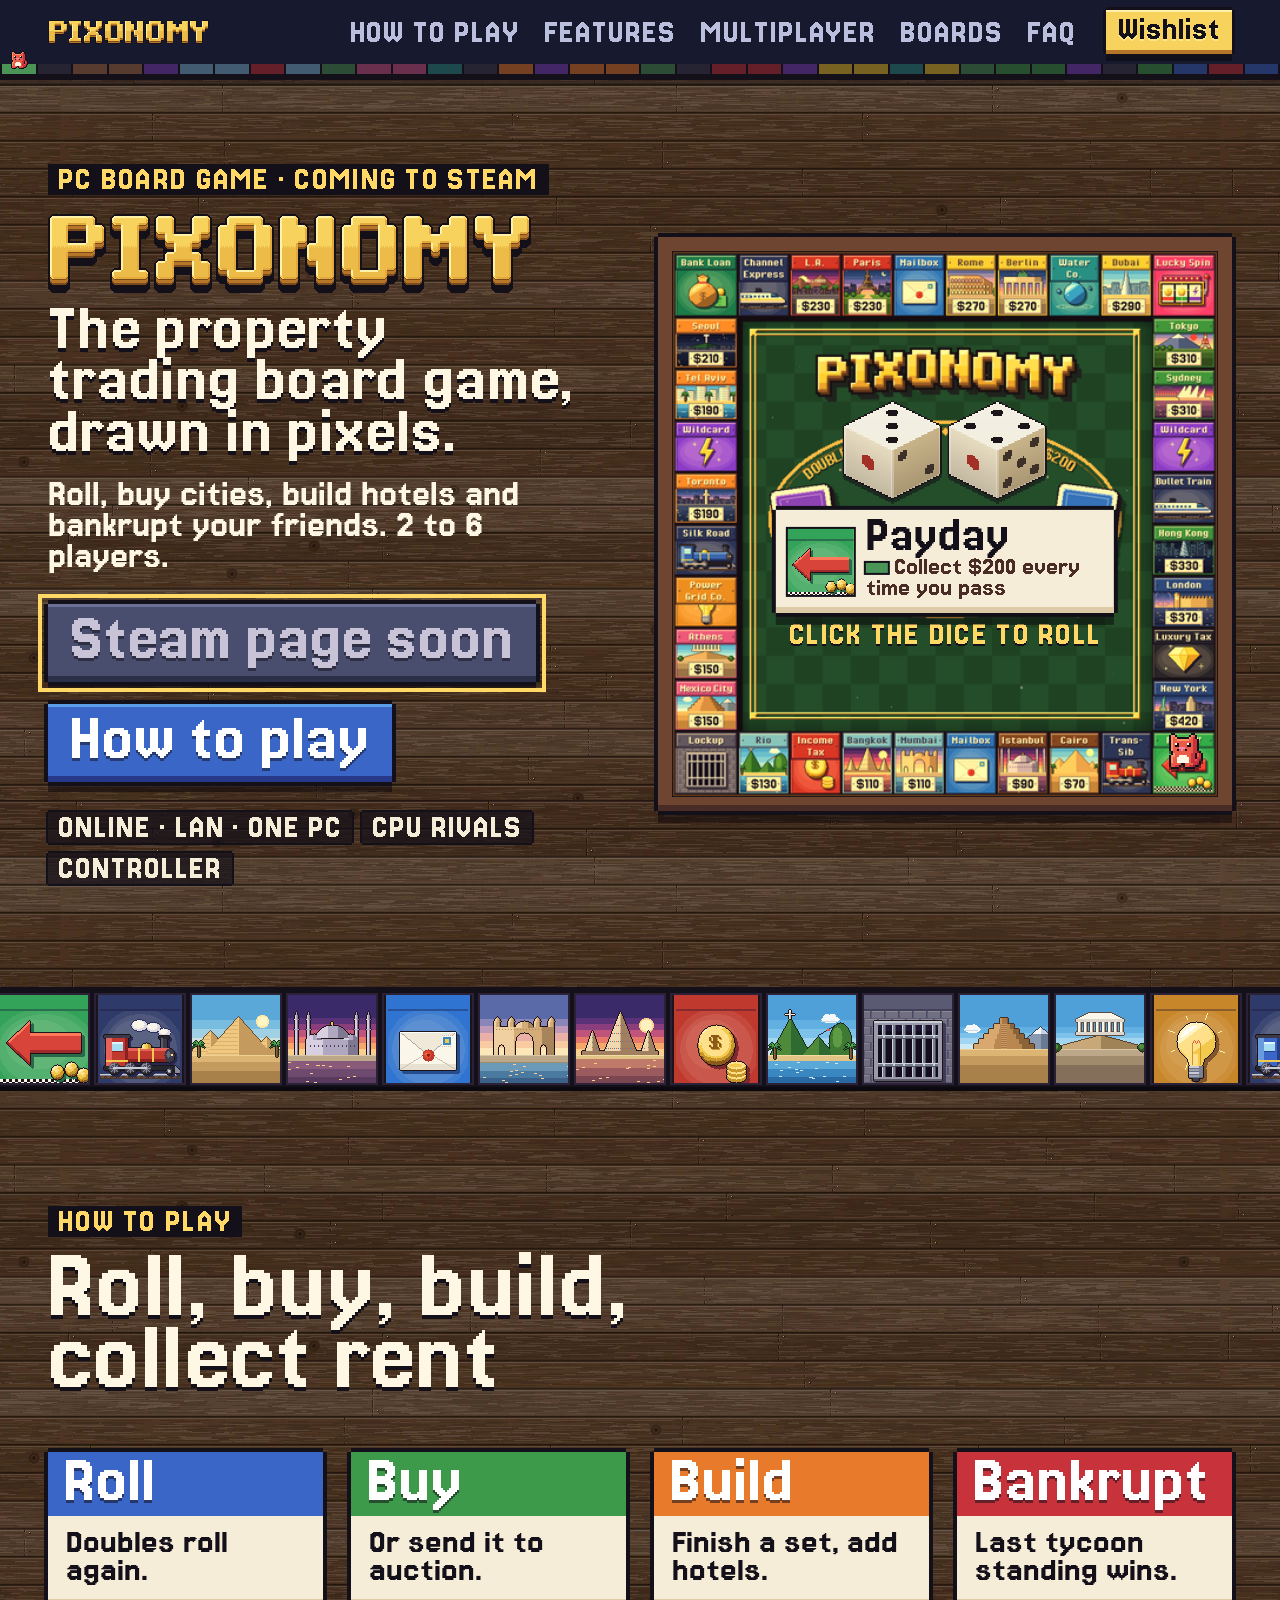
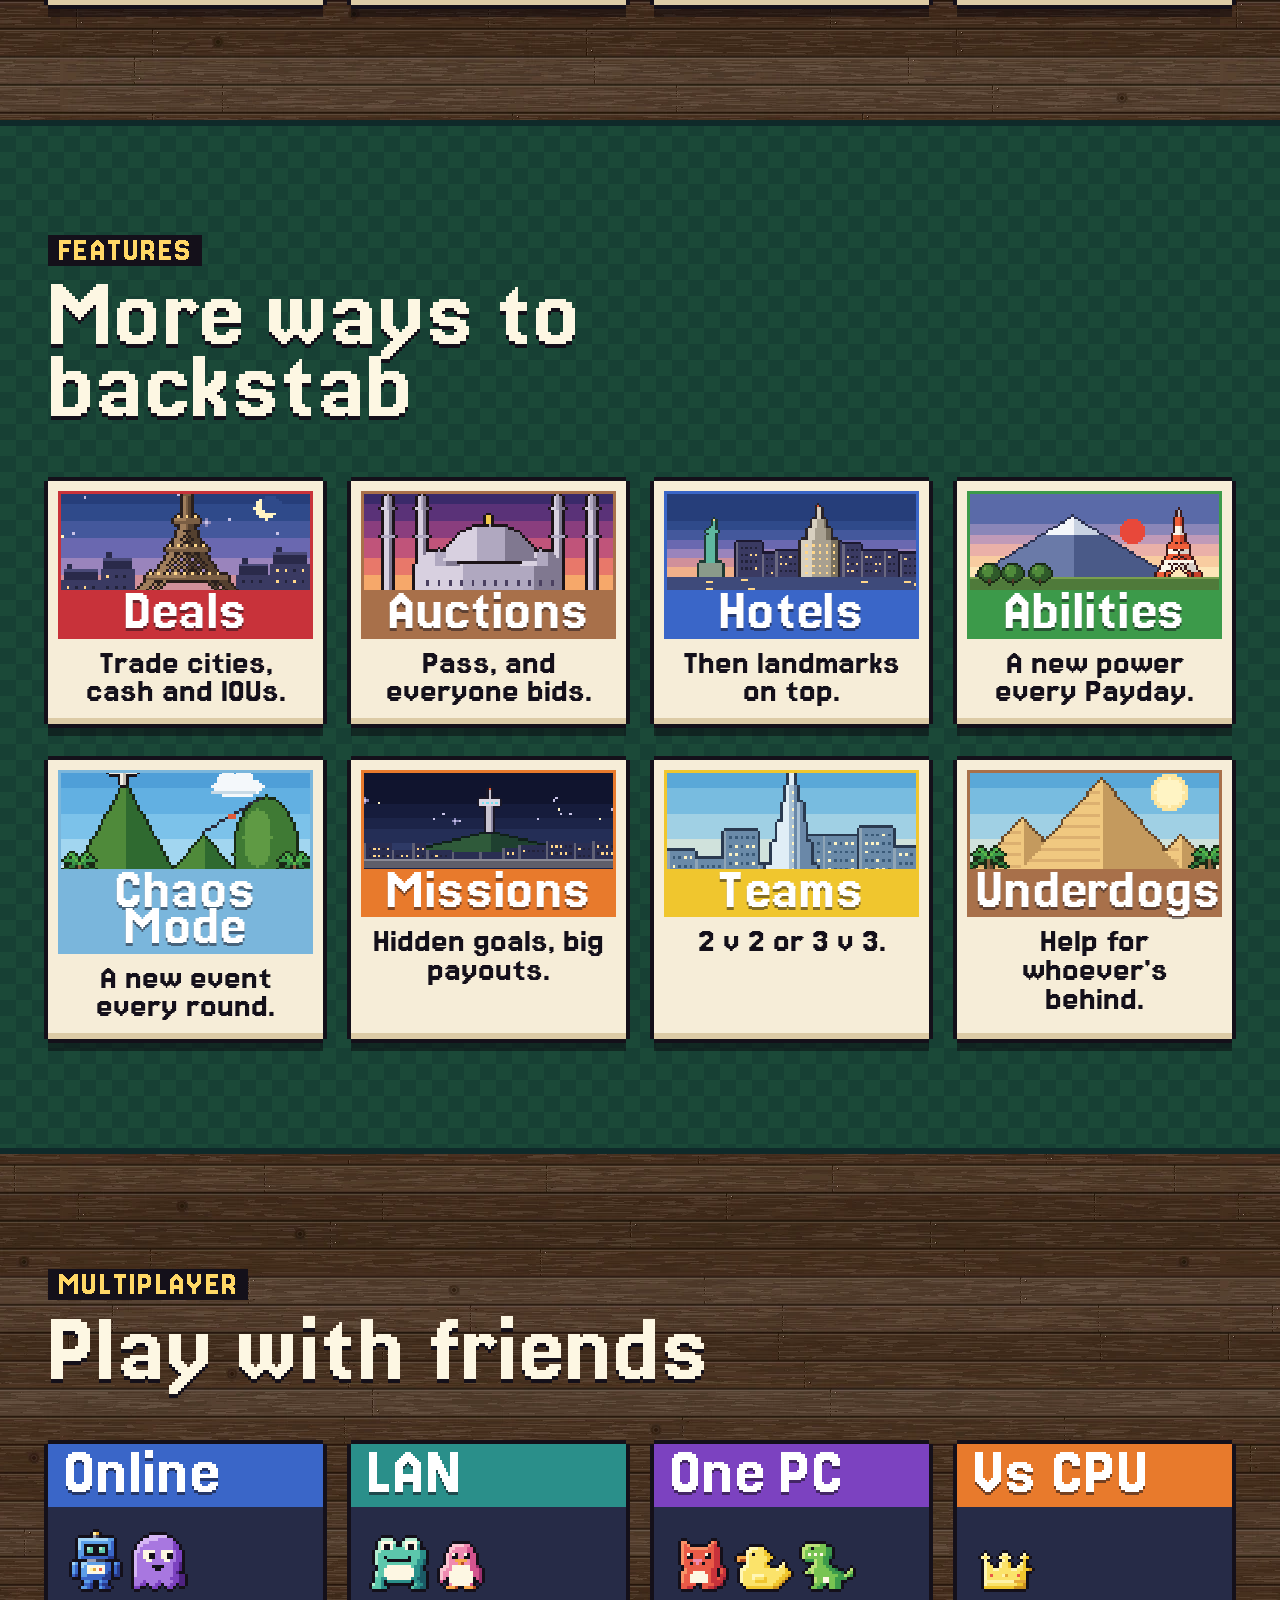
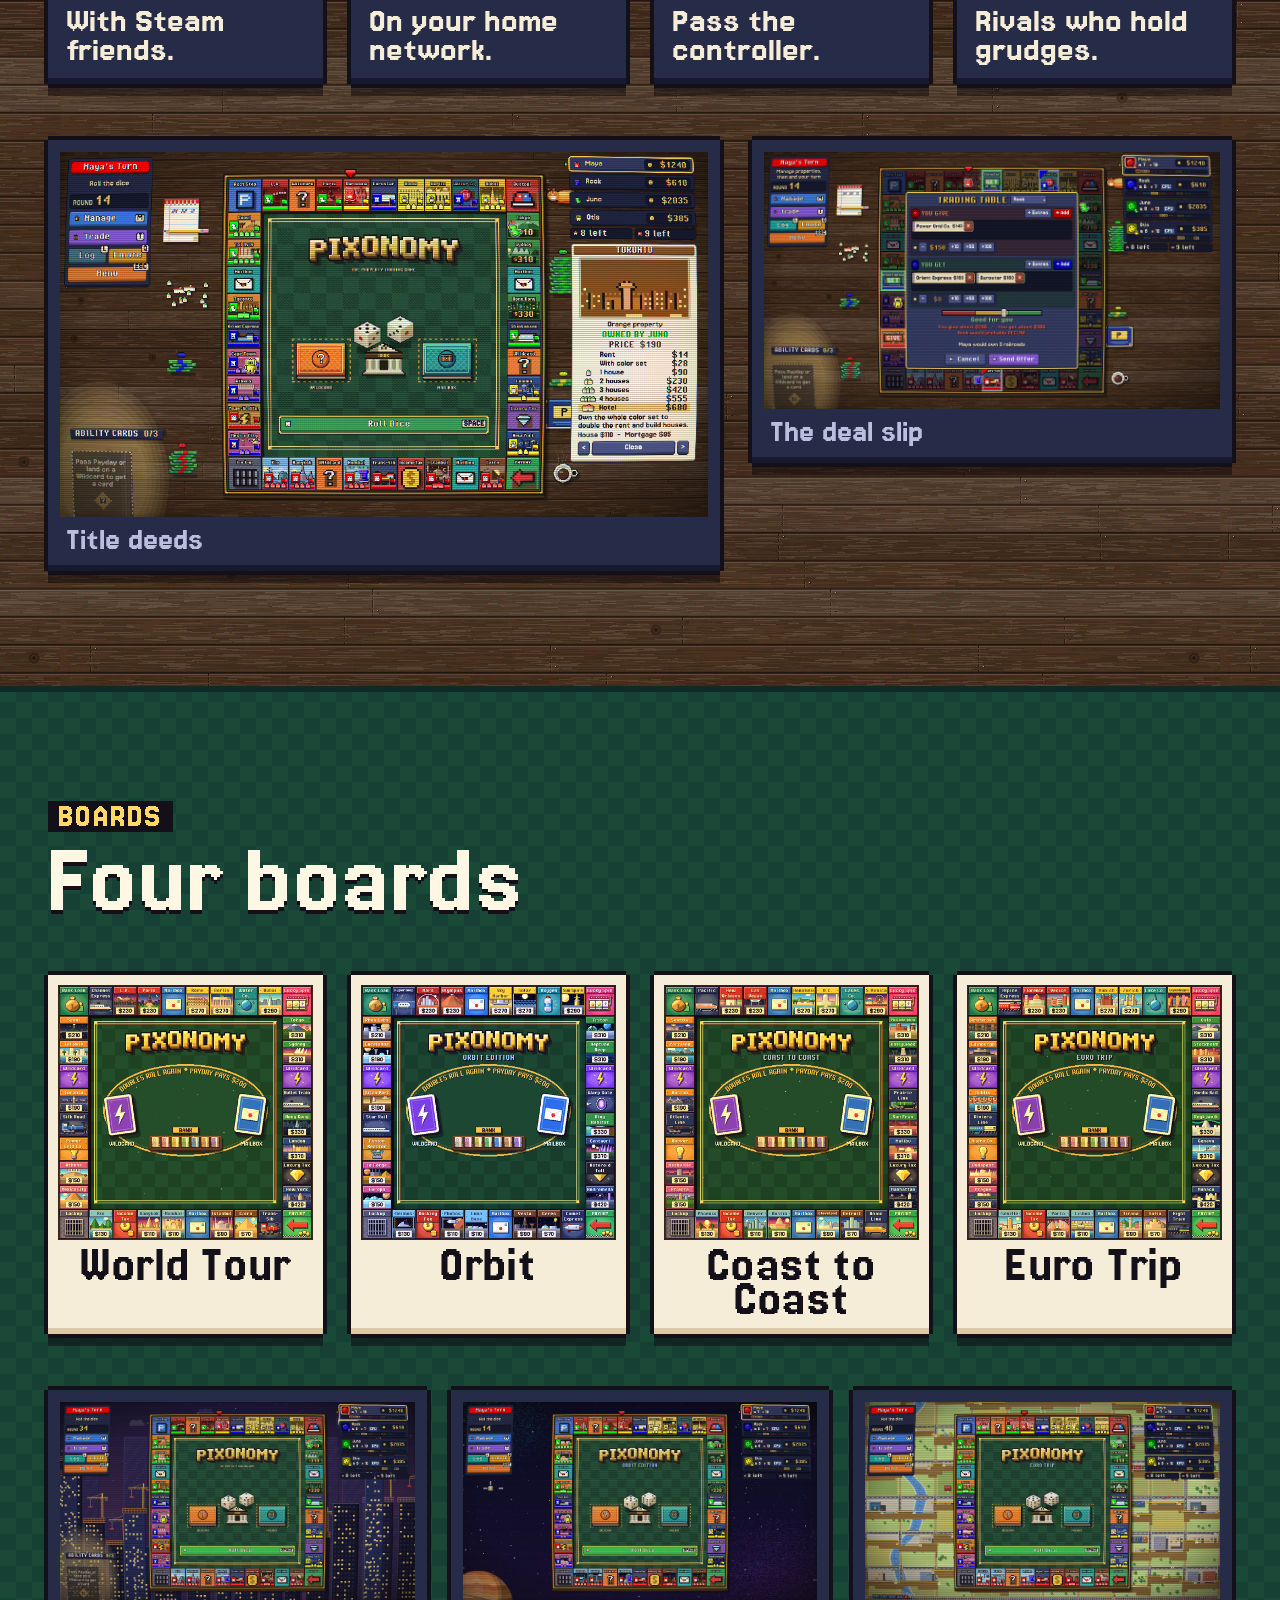
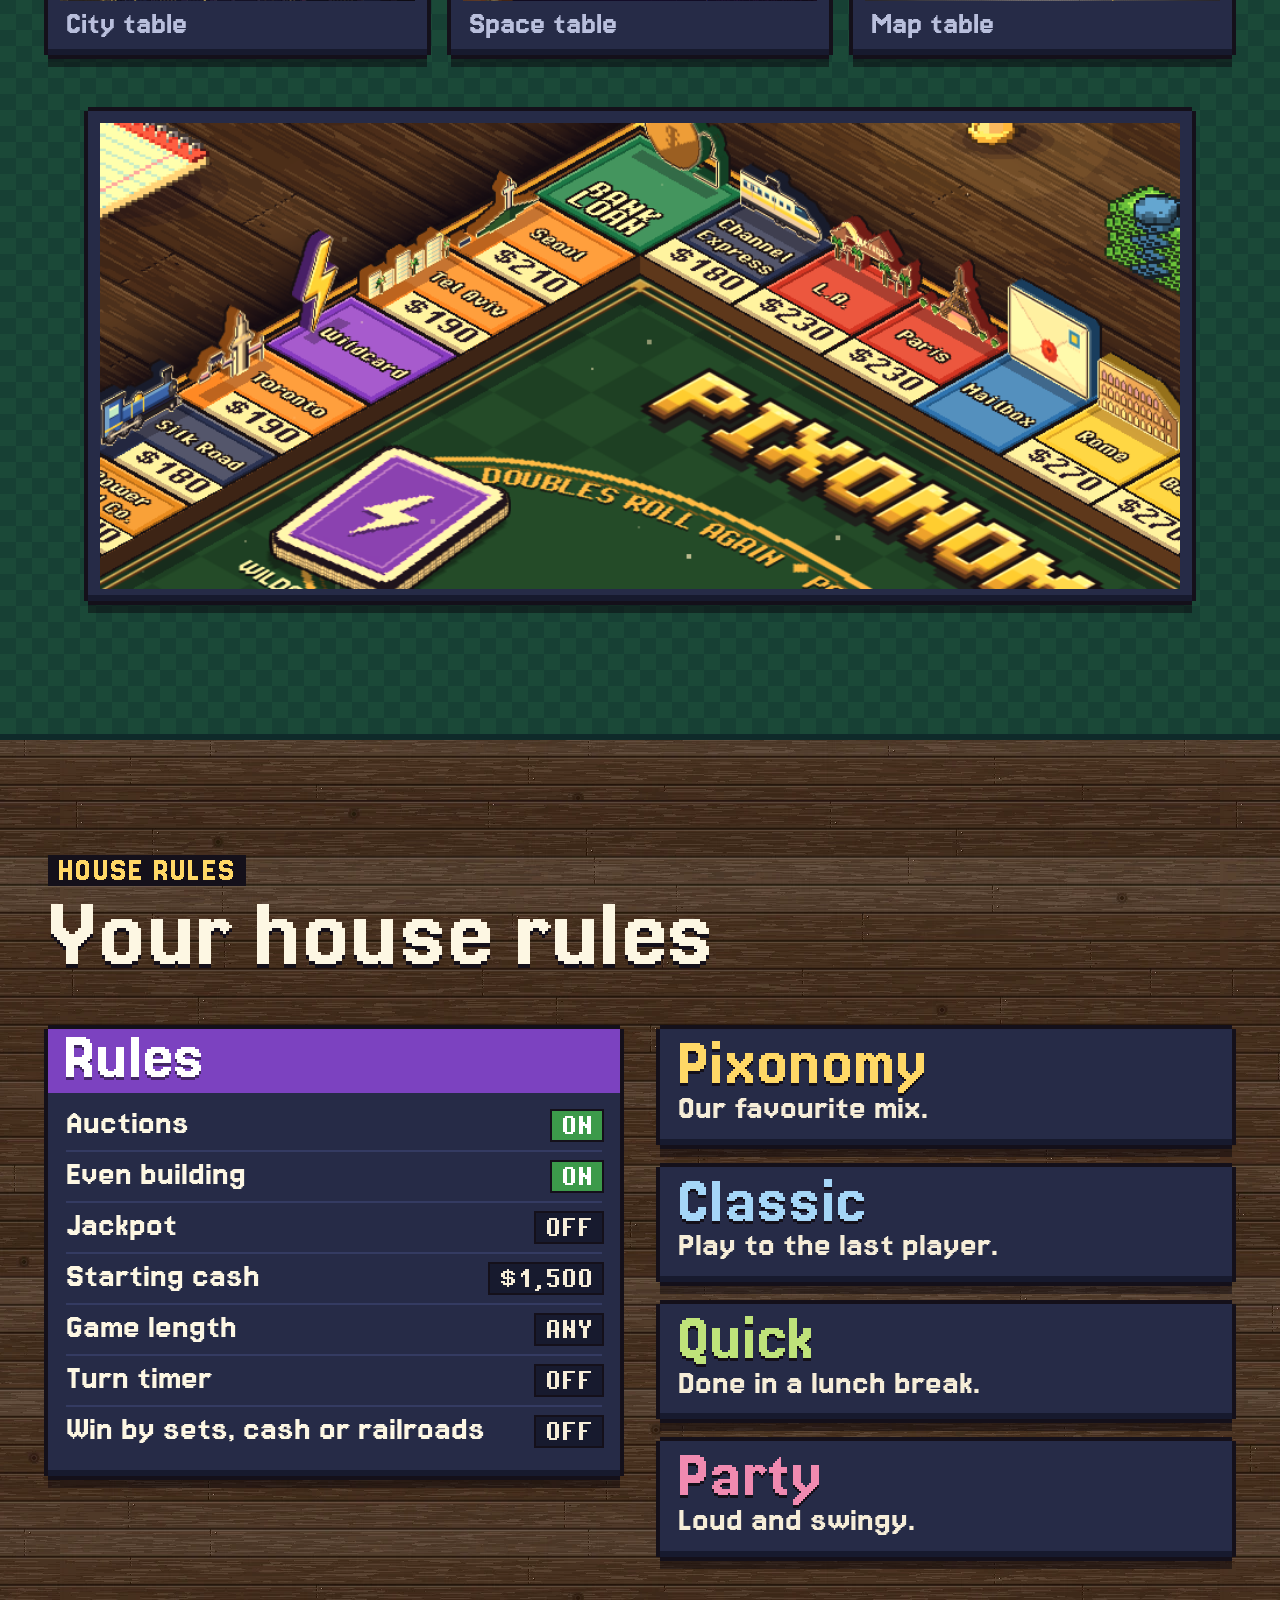
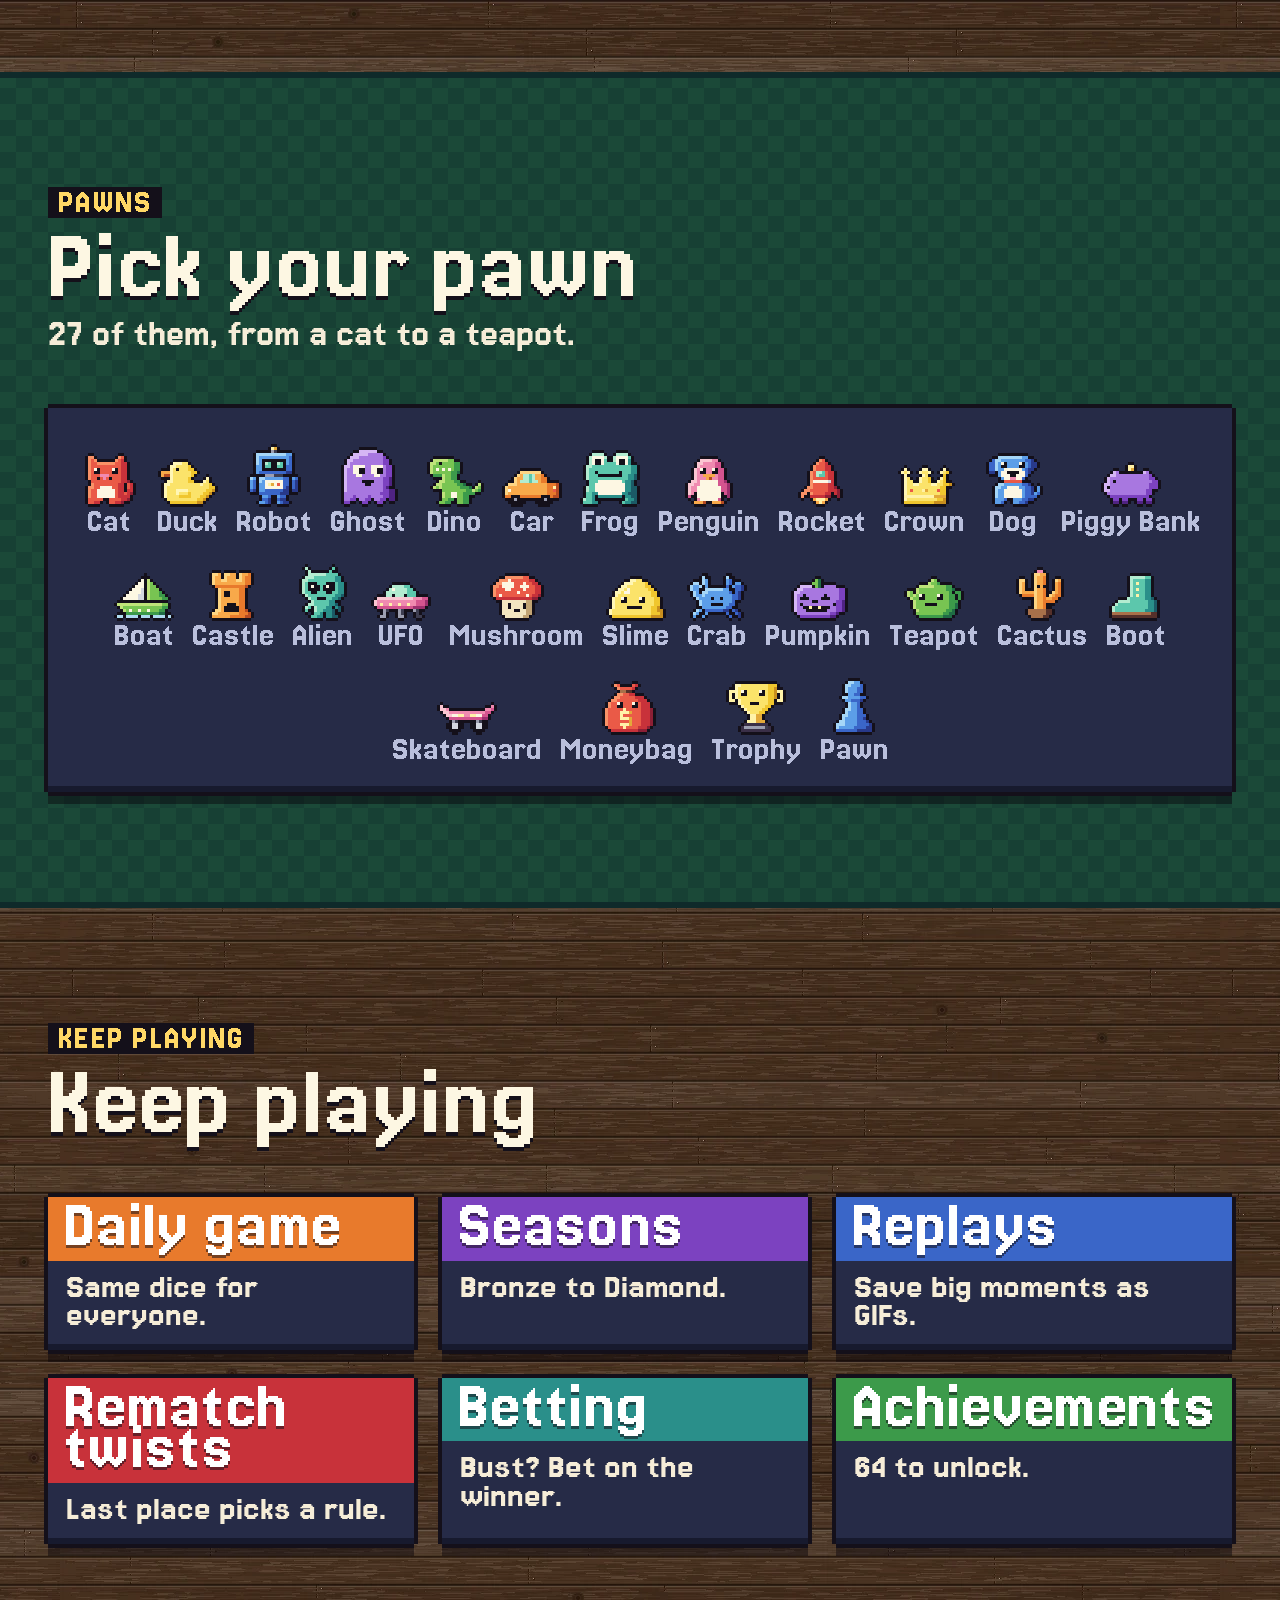
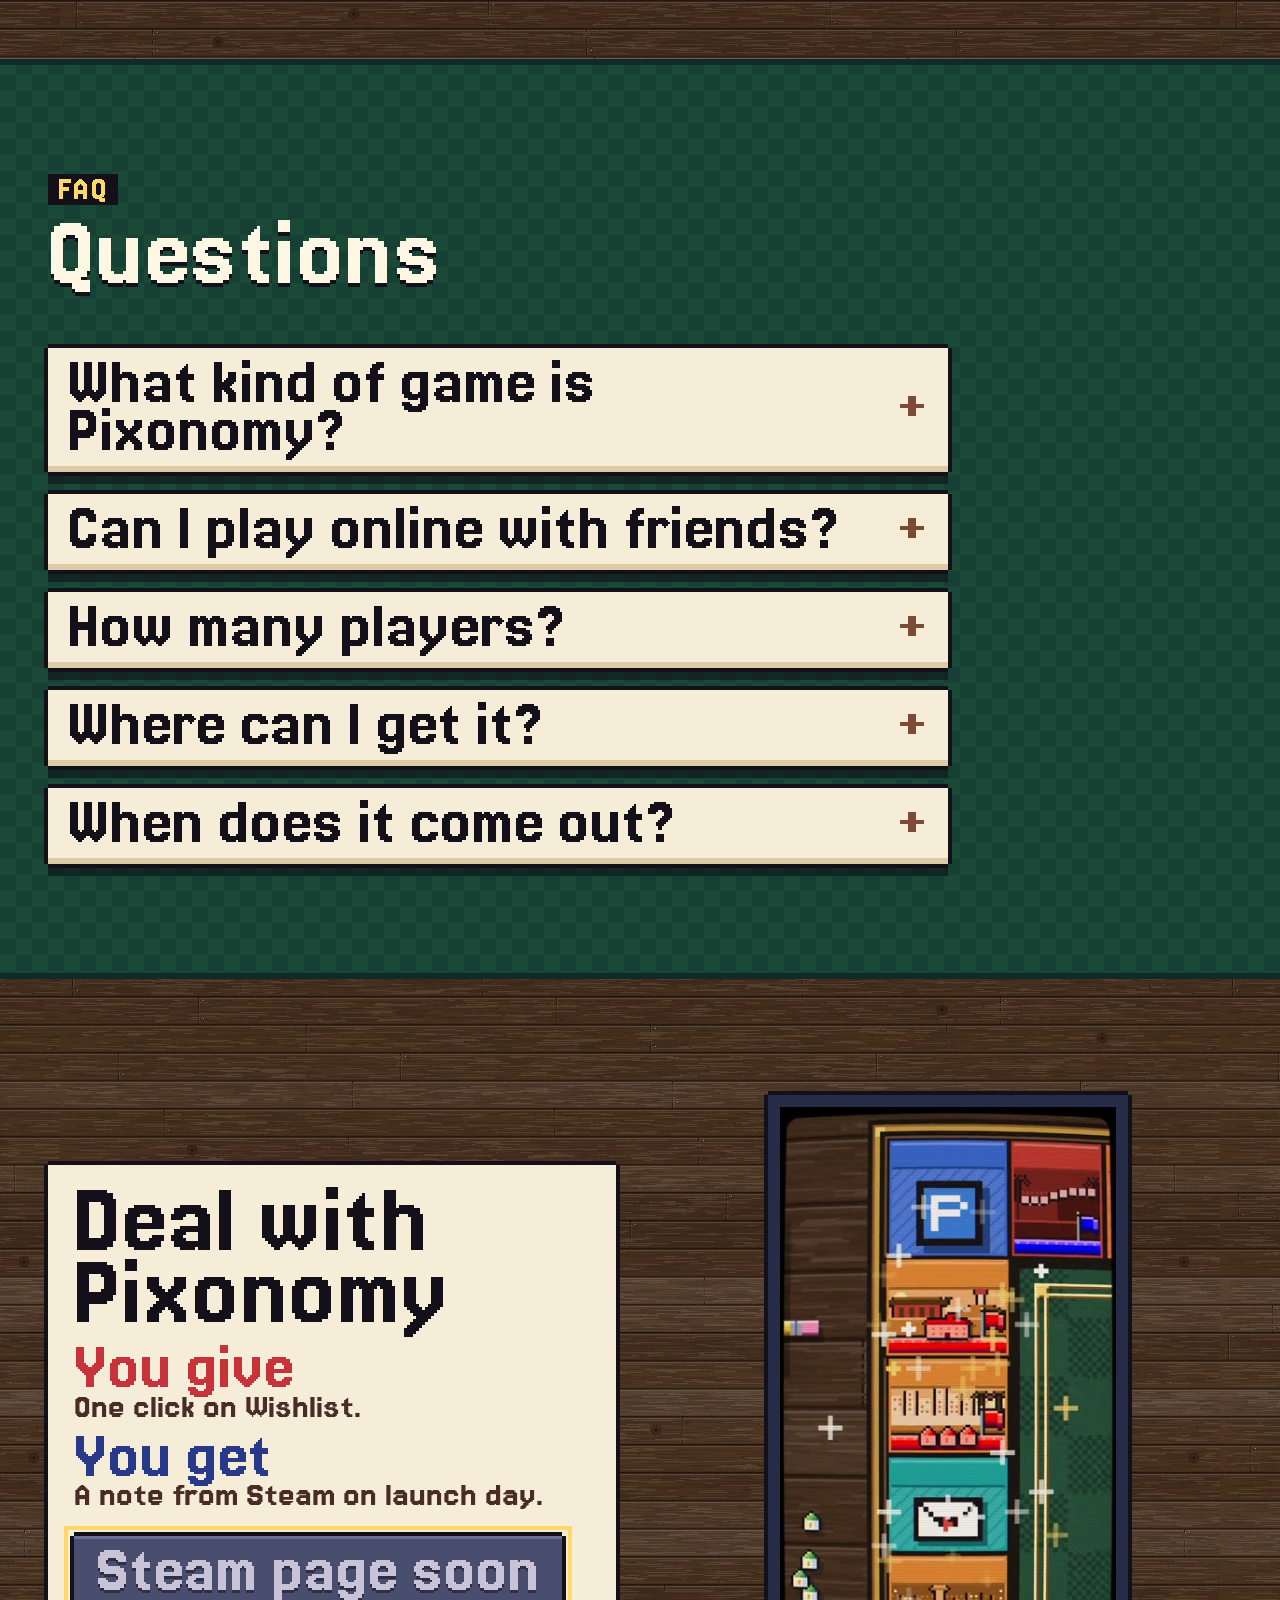
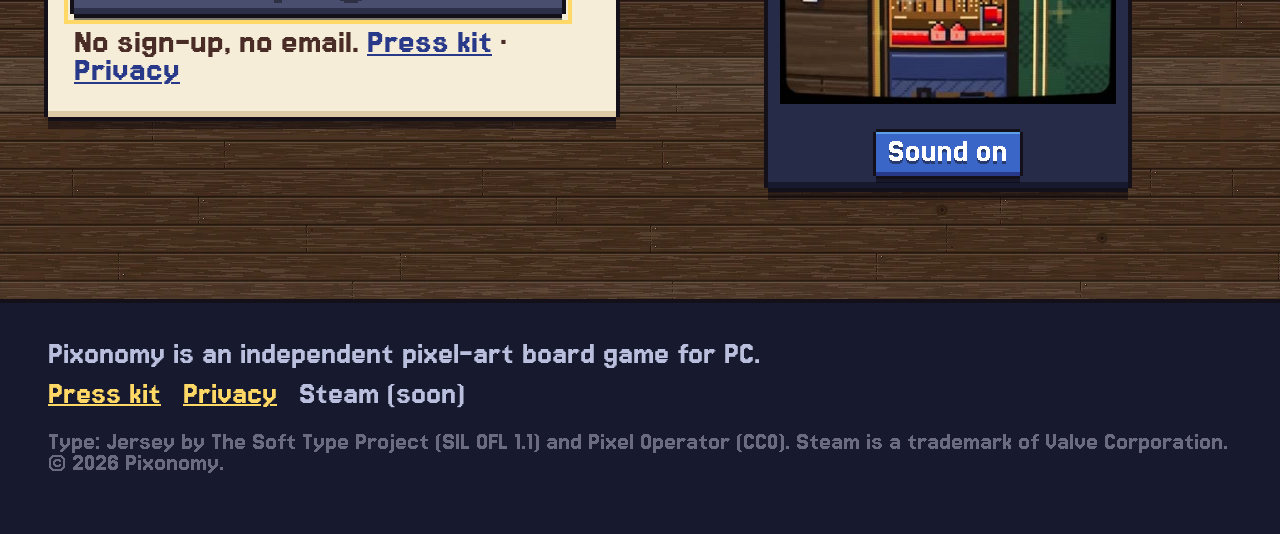
<file: index.html>
<!doctype html>
<!-- Generated by tools/build_home.py from tools/home.src.html. Edit those, not this. -->
<html lang="en">
<head>
<meta charset="utf-8" />
<meta name="viewport" content="width=device-width, initial-scale=1" />
<title>Pixonomy: Pixel-Art Property Trading Board Game for PC</title>
<meta name="description" content="Roll the dice, buy cities, build houses and hotels and bankrupt your friends. A pixel-art property trading board game for 2 to 6 players: online, LAN, one PC or vs CPU. Coming to Steam." />
<meta name="robots" content="index, follow, max-image-preview:large, max-snippet:-1, max-video-preview:-1" />
<link rel="canonical" href="https://pixopoly-website.vercel.app/" />
<meta name="theme-color" content="#171a2e" />
<link rel="icon" href="/favicon.ico" sizes="any" />
<link rel="icon" type="image/png" sizes="32x32" href="/assets/px/icon-32.png" />
<link rel="apple-touch-icon" href="/assets/px/icon-180.png" />
<meta property="og:type" content="website" />
<meta property="og:site_name" content="Pixonomy" />
<meta property="og:title" content="Pixonomy: the property trading board game, in pixel art" />
<meta property="og:description" content="Roll, buy cities, build hotels, cut deals and bankrupt your friends. 2 to 6 players, online, LAN or one PC. Coming to Steam." />
<meta property="og:url" content="https://pixopoly-website.vercel.app/" />
<meta property="og:image" content="https://pixopoly-website.vercel.app/assets/px/og.png" />
<meta property="og:image:width" content="1200" />
<meta property="og:image:height" content="630" />
<meta property="og:image:alt" content="The Pixonomy logo over a pixel-art game board with cities, dice and pawns" />
<meta property="og:locale" content="en_US" />
<meta name="twitter:card" content="summary_large_image" />
<meta name="twitter:title" content="Pixonomy: the property trading board game, in pixel art" />
<meta name="twitter:description" content="Roll, buy cities, build hotels, cut deals and bankrupt your friends. 2 to 6 players, online, LAN or one PC." />
<meta name="twitter:image" content="https://pixopoly-website.vercel.app/assets/px/og.png" />
<link rel="preload" href="/assets/px/fonts/PixonomyHead.woff2" as="font" type="font/woff2" crossorigin />
<link rel="preload" href="/assets/px/fonts/PixonomyBody.woff2" as="font" type="font/woff2" crossorigin />
<link rel="preload" href="/assets/px/board-classic.png" as="image" fetchpriority="high" />
<link rel="manifest" href="/site.webmanifest" />
<link rel="stylesheet" href="/css/px.css" />
<script type="application/ld+json">{"@context": "https://schema.org", "@type": "VideoGame", "@id": "https://pixopoly-website.vercel.app/#game", "name": "Pixonomy", "url": "https://pixopoly-website.vercel.app/", "description": "Pixonomy is a pixel-art property trading board game for 2 to 6 players on PC. Roll the dice, buy cities, build houses and hotels, collect rent, trade and bid at auction until one tycoon is left. Play online with Steam friends, over LAN, on one PC or against CPU rivals. Coming to Steam.", "image": "https://pixopoly-website.vercel.app/assets/px/og.png", "screenshot": ["https://pixopoly-website.vercel.app/assets/shots/board_table.webp", "https://pixopoly-website.vercel.app/assets/shots/deed.webp", "https://pixopoly-website.vercel.app/assets/shots/trade.webp", "https://pixopoly-website.vercel.app/assets/shots/board_city.webp", "https://pixopoly-website.vercel.app/assets/shots/board_space.webp", "https://pixopoly-website.vercel.app/assets/shots/board_map.webp", "https://pixopoly-website.vercel.app/assets/shots/manage.webp"], "trailer": {"@type": "VideoObject", "name": "Pixonomy teaser", "description": "Dice, pawns and houses on the Pixonomy board.", "contentUrl": "https://pixopoly-website.vercel.app/assets/video/reel.mp4", "thumbnailUrl": "https://pixopoly-website.vercel.app/assets/video/teaser_poster.jpg", "uploadDate": "2026-11-11"}, "genre": ["Board game", "Strategy", "Party", "Trading", "Economic simulation"], "keywords": "property trading board game, board game online with friends, dice board game, real estate board game, pixel art board game, local multiplayer board game, hot-seat board game, tycoon board game, family board game", "gamePlatform": ["PC", "Windows", "Steam"], "operatingSystem": "Windows", "applicationCategory": "Game", "playMode": ["SinglePlayer", "MultiPlayer"], "numberOfPlayers": {"@type": "QuantitativeValue", "minValue": 2, "maxValue": 6}, "inLanguage": "en"}</script>
<script type="application/ld+json">{"@context": "https://schema.org", "@type": "WebSite", "@id": "https://pixopoly-website.vercel.app/#website", "name": "Pixonomy", "url": "https://pixopoly-website.vercel.app/"}</script>
<script type="application/ld+json">{"@context": "https://schema.org", "@type": "FAQPage", "mainEntity": [{"@type": "Question", "name": "What kind of game is Pixonomy?", "acceptedAnswer": {"@type": "Answer", "text": "A pixel-art property trading board game. Roll, buy cities, build hotels and collect rent until one player is left."}}, {"@type": "Question", "name": "Can I play online with friends?", "acceptedAnswer": {"@type": "Answer", "text": "Yes: online with Steam friends, over LAN, or on one PC. CPU players can fill any seat."}}, {"@type": "Question", "name": "How many players?", "acceptedAnswer": {"@type": "Answer", "text": "2 to 6, people or CPU."}}, {"@type": "Question", "name": "Where can I get it?", "acceptedAnswer": {"@type": "Answer", "text": "Only on Steam, for Windows PC. Wishlist it to hear on launch day."}}, {"@type": "Question", "name": "When does it come out?", "acceptedAnswer": {"@type": "Answer", "text": "No date yet. Wishlist it on Steam to hear on launch day."}}]}</script>
</head>
<body>
<a class="skip" href="#main">Skip to content</a>

<header class="hud">
  <div class="wrap hud__in">
    <a class="hud__logo" href="#top" aria-label="Pixonomy, back to the top"><img src="/assets/px/logo.png" width="483" height="73" alt="Pixonomy" /></a>
    <nav aria-label="Pixonomy">
      <ul>
        <li><a href="#how-to-play">How to play</a></li>
        <li><a href="#features">Features</a></li>
        <li><a href="#multiplayer">Multiplayer</a></li>
        <li><a href="#boards">Boards</a></li>
        <li><a href="#faq">FAQ</a></li>
      </ul>
    </nav>
    <a class="btn btn--gold btn--sm hud__cta" href="#wishlist">Wishlist</a>
  </div>
  <div class="track" data-track aria-hidden="true"></div>
</header>

<main id="main">

<section class="hero" id="top">
  <div class="wrap hero__grid">
    <div>
      <span class="kicker">PC board game · coming to Steam</span>
      <h1><img src="/assets/px/logo.png" width="483" height="73" alt="Pixonomy" /><span class="sub">The property trading board game, drawn in pixels.</span></h1>
      <p class="lede">Roll, buy cities, build hotels and bankrupt your friends. 2 to 6 players.</p>
      <div class="hero__cta">
        <a class="btn btn--big btn--main" data-link="steam" href="#wishlist">Wishlist on Steam</a>
        <a class="btn btn--blue" href="#how-to-play">How to play</a>
      </div>
      <ul class="chips" aria-label="At a glance">
        <li>Online · LAN · one PC</li><li>CPU rivals</li><li>Controller</li>
      </ul>
    </div>

    <div class="board slab" data-board>
      <div class="board__img">
        <img src="/assets/px/board-classic.png" width="464" height="464" fetchpriority="high" alt="The Pixonomy World Tour board: 36 tiles of cities from Cairo to New York City, railroads, utilities, Wildcard and Mailbox cards, and the Payday, Lockup, Bank Loan and Lucky Spin corners" />
        <div class="board__hl" aria-hidden="true"></div>
        <span class="pawn idle" style="--r:0" aria-hidden="true"></span>
        <div class="roller">
          <button class="dice" type="button" data-roll aria-label="Roll the dice">
            <span class="die" style="--d:14"></span><span class="die" style="--d:15"></span>
          </button>
          <div class="landed paper slab" aria-live="polite">
            <span class="landed__art" style="--t:0" aria-hidden="true"></span>
            <div><b>Payday</b><span><i class="tag" style="--c:#4a9458"></i>Collect $200 every time you pass</span></div>
          </div>
          <span class="roll-hint">Click the dice to roll</span>
        </div>
      </div>
    </div>
  </div>
</section>

<div class="ticker" aria-hidden="true"><div class="ticker__row"><i style="--t:0"></i><i style="--t:1"></i><i style="--t:2"></i><i style="--t:3"></i><i style="--t:4"></i><i style="--t:5"></i><i style="--t:6"></i><i style="--t:7"></i><i style="--t:8"></i><i style="--t:9"></i><i style="--t:10"></i><i style="--t:11"></i><i style="--t:12"></i><i style="--t:13"></i><i style="--t:14"></i><i style="--t:15"></i><i style="--t:16"></i><i style="--t:17"></i><i style="--t:18"></i><i style="--t:19"></i><i style="--t:20"></i><i style="--t:21"></i><i style="--t:22"></i><i style="--t:23"></i><i style="--t:24"></i><i style="--t:25"></i><i style="--t:26"></i><i style="--t:27"></i><i style="--t:28"></i><i style="--t:29"></i><i style="--t:30"></i><i style="--t:31"></i><i style="--t:32"></i><i style="--t:33"></i><i style="--t:34"></i><i style="--t:35"></i><i style="--t:0"></i><i style="--t:1"></i><i style="--t:2"></i><i style="--t:3"></i><i style="--t:4"></i><i style="--t:5"></i><i style="--t:6"></i><i style="--t:7"></i><i style="--t:8"></i><i style="--t:9"></i><i style="--t:10"></i><i style="--t:11"></i><i style="--t:12"></i><i style="--t:13"></i><i style="--t:14"></i><i style="--t:15"></i><i style="--t:16"></i><i style="--t:17"></i><i style="--t:18"></i><i style="--t:19"></i><i style="--t:20"></i><i style="--t:21"></i><i style="--t:22"></i><i style="--t:23"></i><i style="--t:24"></i><i style="--t:25"></i><i style="--t:26"></i><i style="--t:27"></i><i style="--t:28"></i><i style="--t:29"></i><i style="--t:30"></i><i style="--t:31"></i><i style="--t:32"></i><i style="--t:33"></i><i style="--t:34"></i><i style="--t:35"></i></div></div>

<section class="sec" id="how-to-play" aria-labelledby="h-how">
  <div class="wrap">
    <div class="sec__head rv">
      <span class="kicker">How to play</span>
      <h2 id="h-how">Roll, buy, build, collect rent</h2>
    </div>
    <ol class="steps">
      <li class="step slab paper rv" style="--i:0;--c:#3a66c8"><span class="band">Roll</span><p>Doubles roll again.</p></li>
      <li class="step slab paper rv" style="--i:1;--c:#3c9a4a"><span class="band">Buy</span><p>Or send it to auction.</p></li>
      <li class="step slab paper rv" style="--i:2;--c:#e87a2c"><span class="band">Build</span><p>Finish a set, add hotels.</p></li>
      <li class="step slab paper rv" style="--i:3;--c:#c8323a"><span class="band">Bankrupt</span><p>Last tycoon standing wins.</p></li>
    </ol>
  </div>
</section>

<section class="sec sec--felt" id="features" aria-labelledby="h-feat">
  <div class="wrap">
    <div class="sec__head rv">
      <span class="kicker">Features</span>
      <h2 id="h-feat">More ways to backstab</h2>
    </div>
    <div class="deeds">
      <article class="deed slab paper rv" style="--i:0;--c:#c8323a">
        <div class="deed__top"><div class="deed__art"><img src="/assets/px/city-paris.png" width="88" height="108" alt="Paris on its title deed: the Eiffel Tower at dusk" loading="lazy" /></div><h3 class="deed__title">Deals</h3></div>
        <p>Trade cities, cash and IOUs.</p>
      </article>
      <article class="deed slab paper rv" style="--i:1;--c:#a8704a">
        <div class="deed__top"><div class="deed__art"><img src="/assets/px/city-istanbul.png" width="88" height="108" alt="Istanbul's title deed art: a mosque over the Bosphorus at sunset" loading="lazy" /></div><h3 class="deed__title">Auctions</h3></div>
        <p>Pass, and everyone bids.</p>
      </article>
      <article class="deed slab paper rv" style="--i:2;--c:#3a66c8">
        <div class="deed__top"><div class="deed__art"><img src="/assets/px/city-new-york-city.png" width="108" height="88" alt="New York City's deed art: the skyline across the river at night" loading="lazy" /></div><h3 class="deed__title">Hotels</h3></div>
        <p>Then landmarks on top.</p>
      </article>
      <article class="deed slab paper rv" style="--i:3;--c:#3c9a4a">
        <div class="deed__top"><div class="deed__art"><img src="/assets/px/city-tokyo.png" width="108" height="88" alt="Tokyo's deed art: Mount Fuji and Tokyo Tower" loading="lazy" /></div><h3 class="deed__title">Abilities</h3></div>
        <p>A new power every Payday.</p>
      </article>
      <article class="deed slab paper rv" style="--i:4;--c:#7ab6dc">
        <div class="deed__top"><div class="deed__art"><img src="/assets/px/city-rio-de-janeiro.png" width="88" height="108" alt="Rio de Janeiro's deed art: green hills and the beach" loading="lazy" /></div><h3 class="deed__title">Chaos Mode</h3></div>
        <p>A new event every round.</p>
      </article>
      <article class="deed slab paper rv" style="--i:5;--c:#e87a2c">
        <div class="deed__top"><div class="deed__art"><img src="/assets/px/city-seoul.png" width="108" height="88" alt="Seoul's deed art: the city under the mountains" loading="lazy" /></div><h3 class="deed__title">Missions</h3></div>
        <p>Hidden goals, big payouts.</p>
      </article>
      <article class="deed slab paper rv" style="--i:6;--c:#f0c62e">
        <div class="deed__top"><div class="deed__art"><img src="/assets/px/city-dubai.png" width="88" height="108" alt="Dubai's deed art: towers over the desert" loading="lazy" /></div><h3 class="deed__title">Teams</h3></div>
        <p>2 v 2 or 3 v 3.</p>
      </article>
      <article class="deed slab paper rv" style="--i:7;--c:#a8704a">
        <div class="deed__top"><div class="deed__art"><img src="/assets/px/city-cairo.png" width="88" height="108" alt="Cairo's deed art: the pyramids in the sun" loading="lazy" /></div><h3 class="deed__title">Underdogs</h3></div>
        <p>Help for whoever's behind.</p>
      </article>
    </div>
  </div>
</section>

<section class="sec" id="multiplayer" aria-labelledby="h-multi">
  <div class="wrap">
    <div class="sec__head rv">
      <span class="kicker">Multiplayer</span>
      <h2 id="h-multi">Play with friends</h2>
    </div>
    <div class="modes">
      <div class="mode slab rv" style="--i:0;--c:#3a66c8"><h3 class="band">Online</h3><div class="pawns"><span class="pawn idle" style="--r:2"></span><span class="pawn idle" style="--r:3"></span></div><p>With Steam friends.</p></div>
      <div class="mode slab rv" style="--i:1;--c:#2a8f8a"><h3 class="band">LAN</h3><div class="pawns"><span class="pawn idle" style="--r:6"></span><span class="pawn idle" style="--r:7"></span></div><p>On your home network.</p></div>
      <div class="mode slab rv" style="--i:2;--c:#7c42c0"><h3 class="band">One PC</h3><div class="pawns"><span class="pawn idle" style="--r:0"></span><span class="pawn idle" style="--r:1"></span><span class="pawn idle" style="--r:4"></span></div><p>Pass the controller.</p></div>
      <div class="mode slab rv" style="--i:3;--c:#e87a2c"><h3 class="band">Vs CPU</h3><div class="pawns"><span class="pawn idle" style="--r:9"></span></div><p>Rivals who hold grudges.</p></div>
    </div>
    <div class="shots2">
      <figure class="shot slab rv"><a href="/assets/shots/deed.webp"><img src="/assets/shots/deed_s.webp" width="960" height="540" loading="lazy" alt="A Pixonomy game in progress: the Toronto title deed is open, showing its rent with houses and a hotel, while four players' cash sits on the right" /></a><figcaption>Title deeds</figcaption></figure>
      <figure class="shot slab rv" style="--i:1"><a href="/assets/shots/trade.webp"><img src="/assets/shots/trade_s.webp" width="960" height="540" loading="lazy" alt="The Pixonomy deal slip: what you give, what you get, cash, deeds and promises, signed at the bottom" /></a><figcaption>The deal slip</figcaption></figure>
    </div>
  </div>
</section>

<section class="sec sec--felt" id="boards" aria-labelledby="h-boards">
  <div class="wrap">
    <div class="sec__head rv">
      <span class="kicker">Boards</span>
      <h2 id="h-boards">Four boards</h2>
    </div>
    <div class="maps">
      <figure class="map slab paper rv" style="--i:0"><img src="/assets/px/board-classic.png" width="464" height="464" loading="lazy" alt="The World Tour board, from Cairo and Istanbul to London and New York City" /><figcaption><h3>World Tour</h3></figcaption></figure>
      <figure class="map slab paper rv" style="--i:1"><img src="/assets/px/board-orbit.png" width="464" height="464" loading="lazy" alt="The Orbit board: a space edition with Mars, Europa, Titan Port and Andromeda" /><figcaption><h3>Orbit</h3></figcaption></figure>
      <figure class="map slab paper rv" style="--i:2"><img src="/assets/px/board-states.png" width="464" height="464" loading="lazy" alt="The Coast to Coast board with American cities" /><figcaption><h3>Coast to Coast</h3></figcaption></figure>
      <figure class="map slab paper rv" style="--i:3"><img src="/assets/px/board-euro.png" width="464" height="464" loading="lazy" alt="The Euro Trip board with European cities" /><figcaption><h3>Euro Trip</h3></figcaption></figure>
    </div>
    <div class="shots3">
      <figure class="shot slab rv" style="--i:0"><a href="/assets/shots/board_city.webp"><img src="/assets/shots/board_city_s.webp" width="960" height="540" loading="lazy" alt="The World Tour board on a city table at night, with skyscrapers and cranes behind it" /></a><figcaption>City table</figcaption></figure>
      <figure class="shot slab rv" style="--i:1"><a href="/assets/shots/board_space.webp"><img src="/assets/shots/board_space_s.webp" width="960" height="540" loading="lazy" alt="The Orbit edition board floating in space next to a ringed planet" /></a><figcaption>Space table</figcaption></figure>
      <figure class="shot slab rv" style="--i:2"><a href="/assets/shots/board_map.webp"><img src="/assets/shots/board_map_s.webp" width="960" height="540" loading="lazy" alt="The Euro Trip board laid over a pixel-art street map" /></a><figcaption>Map table</figcaption></figure>
    </div>
    <figure class="tilt slab rv"><img src="/assets/px/board-classic-tilt.png" width="928" height="400" loading="lazy" alt="The tilted board view: the World Tour board seen at an angle, with buildings standing up from the city tiles" /><figcaption class="sr">The tilted board view</figcaption></figure>
  </div>
</section>

<section class="sec" id="house-rules" aria-labelledby="h-rules">
  <div class="wrap">
    <div class="sec__head rv">
      <span class="kicker">House rules</span>
      <h2 id="h-rules">Your house rules</h2>
    </div>
    <div class="rules">
      <div class="rulebox slab rv">
        <h3 class="band">Rules</h3>
        <ul>
          <li>Auctions<em class="on">ON</em></li>
          <li>Even building<em class="on">ON</em></li>
          <li>Jackpot<em>OFF</em></li>
          <li>Starting cash<em>$1,500</em></li>
          <li>Game length<em>ANY</em></li>
          <li>Turn timer<em>OFF</em></li>
          <li>Win by sets, cash or railroads<em>OFF</em></li>
        </ul>
      </div>
      <div class="presets">
        <div class="preset slab rv" style="--i:1;--c:#ffd866"><h3>Pixonomy</h3><p>Our favourite mix.</p></div>
        <div class="preset slab rv" style="--i:2;--c:#a5d6f7"><h3>Classic</h3><p>Play to the last player.</p></div>
        <div class="preset slab rv" style="--i:3;--c:#bfe37a"><h3>Quick</h3><p>Done in a lunch break.</p></div>
        <div class="preset slab rv" style="--i:4;--c:#f08ab0"><h3>Party</h3><p>Loud and swingy.</p></div>
      </div>
    </div>
  </div>
</section>

<section class="sec sec--felt" id="pawns" aria-labelledby="h-pawns">
  <div class="wrap">
    <div class="sec__head rv">
      <span class="kicker">Pawns</span>
      <h2 id="h-pawns">Pick your pawn</h2>
      <p>27 of them, from a cat to a teapot.</p>
    </div>
    <div class="parade slab rv"><button type="button"><span class="pawn idle" style="--r:0"></span>Cat</button><button type="button"><span class="pawn idle" style="--r:1"></span>Duck</button><button type="button"><span class="pawn idle" style="--r:2"></span>Robot</button><button type="button"><span class="pawn idle" style="--r:3"></span>Ghost</button><button type="button"><span class="pawn idle" style="--r:4"></span>Dino</button><button type="button"><span class="pawn idle" style="--r:5"></span>Car</button><button type="button"><span class="pawn idle" style="--r:6"></span>Frog</button><button type="button"><span class="pawn idle" style="--r:7"></span>Penguin</button><button type="button"><span class="pawn idle" style="--r:8"></span>Rocket</button><button type="button"><span class="pawn idle" style="--r:9"></span>Crown</button><button type="button"><span class="pawn idle" style="--r:10"></span>Dog</button><button type="button"><span class="pawn idle" style="--r:11"></span>Piggy Bank</button><button type="button"><span class="pawn idle" style="--r:12"></span>Boat</button><button type="button"><span class="pawn idle" style="--r:13"></span>Castle</button><button type="button"><span class="pawn idle" style="--r:14"></span>Alien</button><button type="button"><span class="pawn idle" style="--r:15"></span>UFO</button><button type="button"><span class="pawn idle" style="--r:16"></span>Mushroom</button><button type="button"><span class="pawn idle" style="--r:17"></span>Slime</button><button type="button"><span class="pawn idle" style="--r:18"></span>Crab</button><button type="button"><span class="pawn idle" style="--r:19"></span>Pumpkin</button><button type="button"><span class="pawn idle" style="--r:20"></span>Teapot</button><button type="button"><span class="pawn idle" style="--r:21"></span>Cactus</button><button type="button"><span class="pawn idle" style="--r:22"></span>Boot</button><button type="button"><span class="pawn idle" style="--r:23"></span>Skateboard</button><button type="button"><span class="pawn idle" style="--r:24"></span>Moneybag</button><button type="button"><span class="pawn idle" style="--r:25"></span>Trophy</button><button type="button"><span class="pawn idle" style="--r:26"></span>Pawn</button></div>
  </div>
</section>

<section class="sec" id="keep-playing" aria-labelledby="h-more">
  <div class="wrap">
    <div class="sec__head rv">
      <span class="kicker">Keep playing</span>
      <h2 id="h-more">Keep playing</h2>
    </div>
    <div class="more">
      <div class="slab rv" style="--i:0;--c:#e87a2c"><h3 class="band">Daily game</h3><p>Same dice for everyone.</p></div>
      <div class="slab rv" style="--i:1;--c:#7c42c0"><h3 class="band">Seasons</h3><p>Bronze to Diamond.</p></div>
      <div class="slab rv" style="--i:2;--c:#3a66c8"><h3 class="band">Replays</h3><p>Save big moments as GIFs.</p></div>
      <div class="slab rv" style="--i:3;--c:#c8323a"><h3 class="band">Rematch twists</h3><p>Last place picks a rule.</p></div>
      <div class="slab rv" style="--i:4;--c:#2a8f8a"><h3 class="band">Betting</h3><p>Bust? Bet on the winner.</p></div>
      <div class="slab rv" style="--i:5;--c:#3c9a4a"><h3 class="band">Achievements</h3><p>64 to unlock.</p></div>
    </div>
  </div>
</section>

<section class="sec sec--felt" id="faq" aria-labelledby="h-faq">
  <div class="wrap">
    <div class="sec__head rv">
      <span class="kicker">FAQ</span>
      <h2 id="h-faq">Questions</h2>
    </div>
    <div class="faq"><details class="slab paper"><summary>What kind of game is Pixonomy?</summary><div class="a"><p>A pixel-art property trading board game. Roll, buy cities, build hotels and collect rent until one player is left.</p></div></details><details class="slab paper"><summary>Can I play online with friends?</summary><div class="a"><p>Yes: online with Steam friends, over LAN, or on one PC. CPU players can fill any seat.</p></div></details><details class="slab paper"><summary>How many players?</summary><div class="a"><p>2 to 6, people or CPU.</p></div></details><details class="slab paper"><summary>Where can I get it?</summary><div class="a"><p>Only on Steam, for Windows PC. Wishlist it to hear on launch day.</p></div></details><details class="slab paper"><summary>When does it come out?</summary><div class="a"><p>No date yet. Wishlist it on Steam to hear on launch day.</p></div></details></div>
  </div>
</section>

<section class="sec" id="wishlist" aria-labelledby="h-join">
  <div class="wrap join">
    <div class="slip slab paper rv">
      <h2 id="h-join">Deal with Pixonomy</h2>
      <p class="give">You give</p>
      <p>One click on Wishlist.</p>
      <p class="get">You get</p>
      <p>A note from Steam on launch day.</p>
      <div class="sign">
        <a class="btn btn--main" data-link="steam" href="#wishlist">Wishlist on Steam</a>
      </div>
      <p class="fine">No sign-up, no email. <a href="/presskit">Press kit</a> · <a href="/privacy">Privacy</a></p>
    </div>
    <figure class="join__side reel slab rv" style="--i:1">
      <video id="reel" src="/assets/video/reel.mp4" poster="/assets/video/teaser_poster.jpg" width="720" height="1280" autoplay muted loop playsinline preload="metadata" aria-label="Pixonomy teaser: dice, pawns and houses on the board"></video>
      <figcaption><button class="btn btn--sm btn--blue" id="sound" type="button" aria-pressed="false">Sound on</button></figcaption>
    </figure>
  </div>
</section>

</main>

<footer class="foot">
  <div class="wrap foot__in">
    <div>
      <p>Pixonomy is an independent pixel-art board game for PC.</p>
      <ul>
        <li><a href="/presskit">Press kit</a></li>
        <li><a href="/privacy">Privacy</a></li>
        <li><a data-link="steam" class="sm" href="#wishlist">Steam</a></li>
      </ul>
    </div>
    <p class="credit">Type: Jersey by The Soft Type Project (SIL OFL 1.1) and Pixel Operator (CC0). Steam is a trademark of Valve Corporation. © <span id="year">2026</span> Pixonomy.</p>
  </div>
</footer>

<script src="/js/px.js" defer></script>
</body>
</html>
</file>
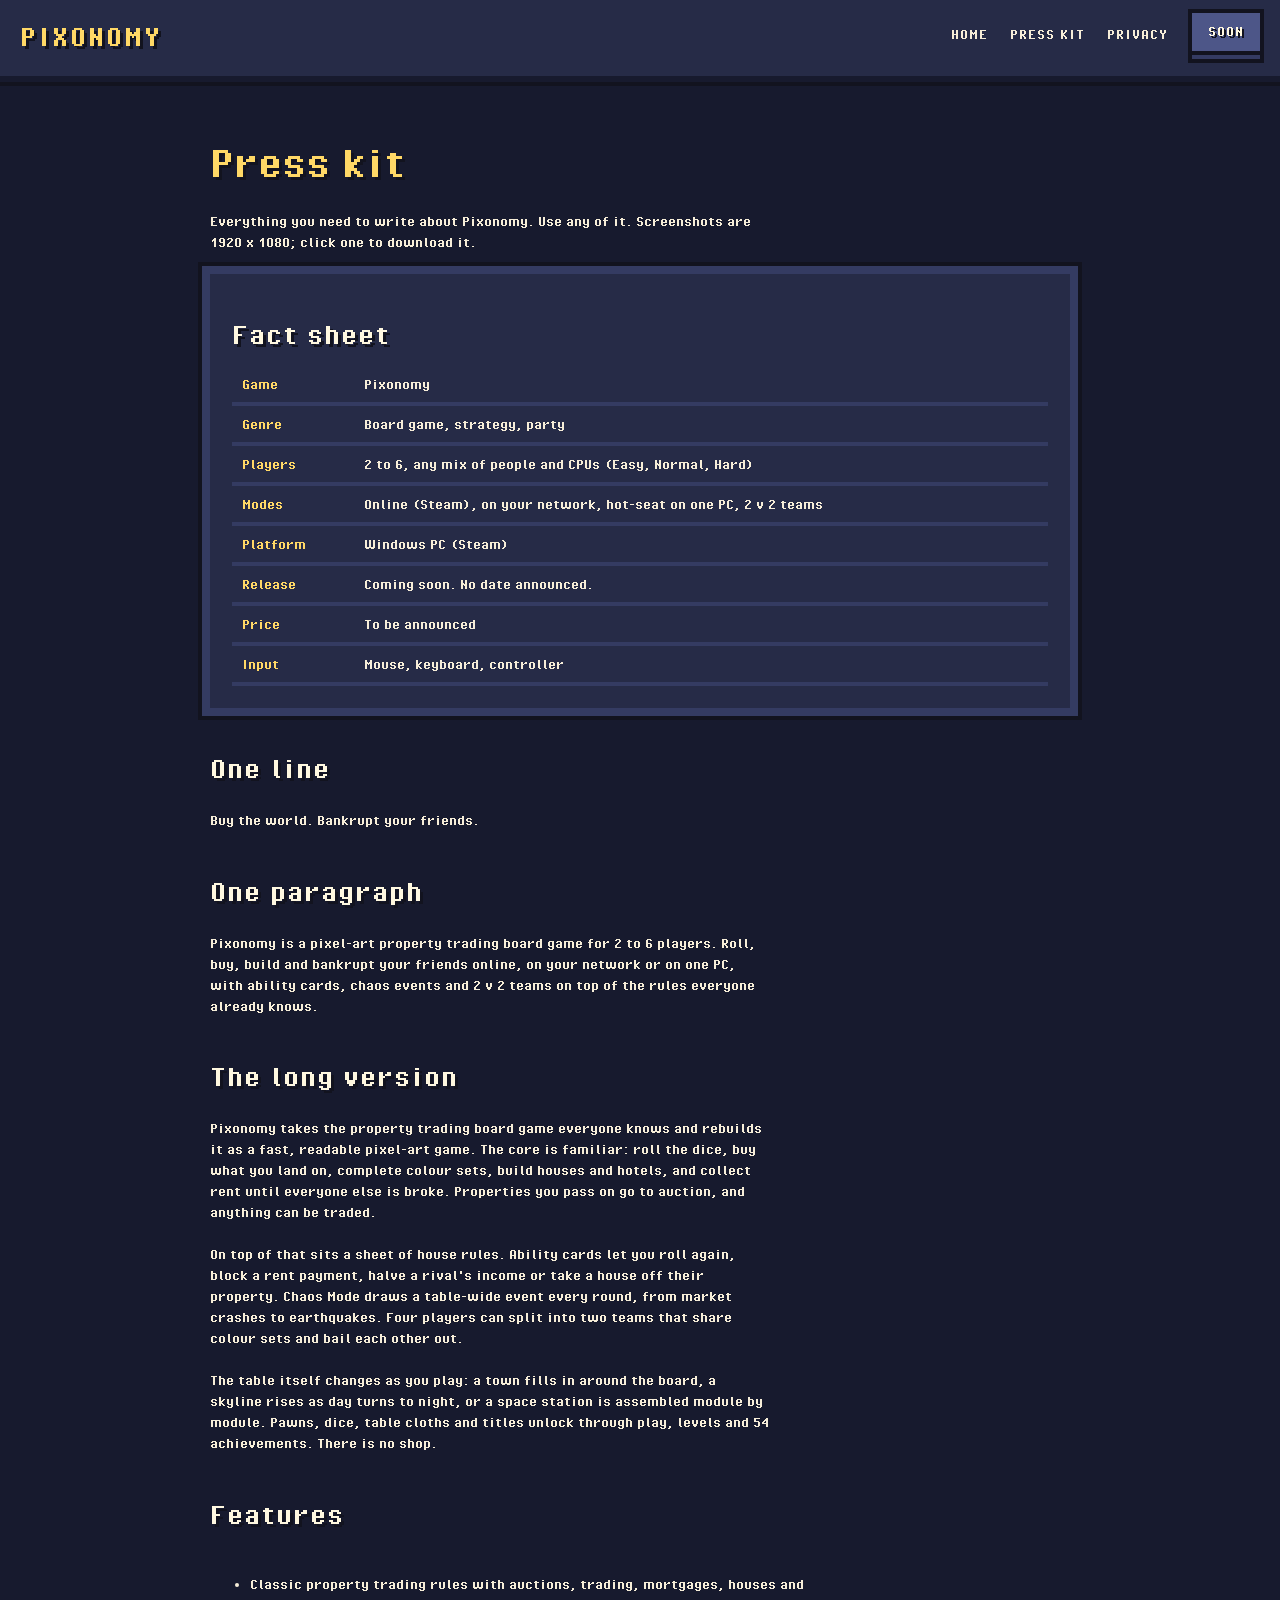
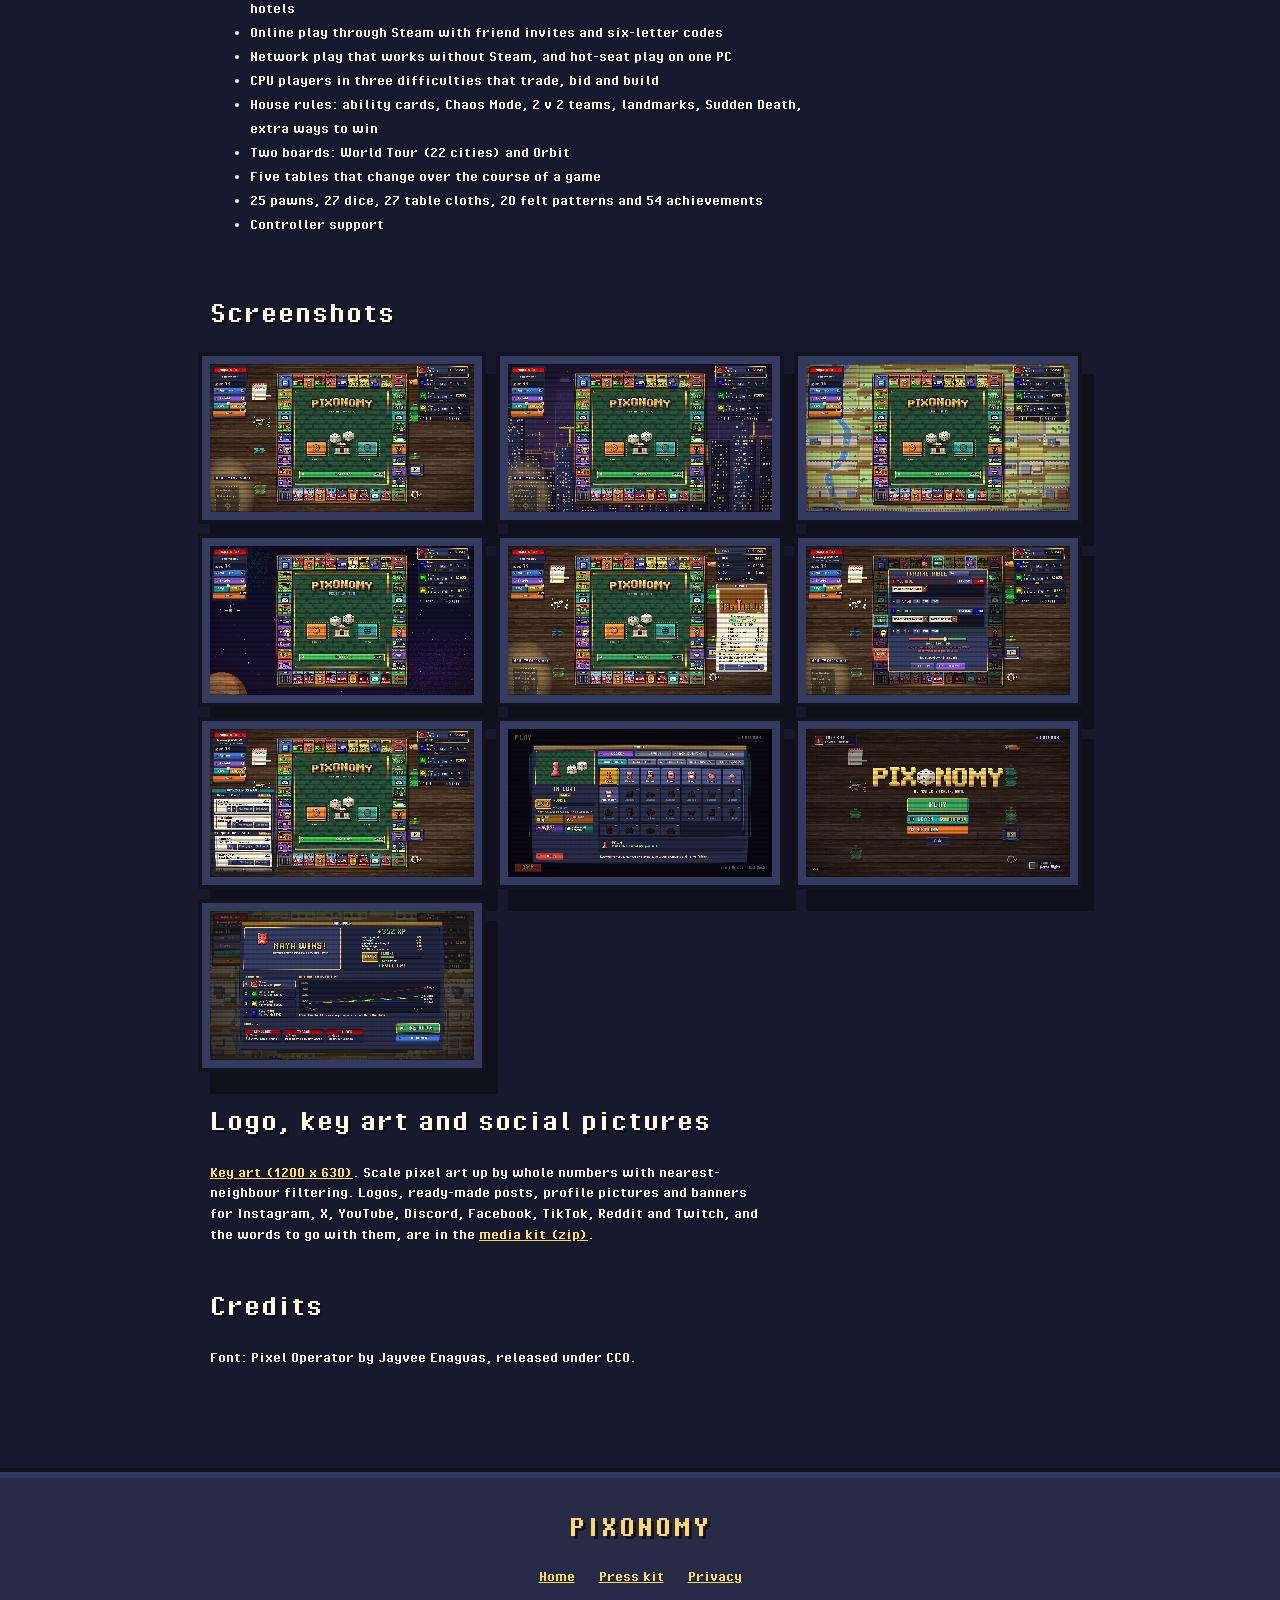
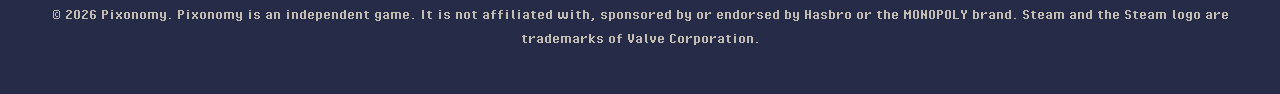
<file: presskit.html>
<!doctype html>
<html lang="en">
<head>
<meta charset="utf-8">
<meta name="viewport" content="width=device-width, initial-scale=1">
<title>Pixonomy press kit</title>
<meta name="description" content="Facts, descriptions, screenshots and art for writing about Pixonomy.">
<meta name="theme-color" content="#171a2e">
<link rel="icon" href="/favicon.ico" sizes="any">
<link rel="icon" type="image/png" sizes="32x32" href="/assets/img/icon-32.png">
<link rel="stylesheet" href="/css/style.css">
</head>
<body>
<header class="top">
  <a class="brand" href="/" aria-label="Pixonomy home">PIXONOMY</a>
  <nav aria-label="Pages">
    <a href="/">Home</a>
    <a href="/presskit">Press kit</a>
    <a href="/privacy">Privacy</a>
  </nav>
  <a class="btn green sm" data-link="steam" href="/#wishlist">Wishlist</a>
</header>

<main class="page">
  <h1>Press kit</h1>
  <p>Everything you need to write about Pixonomy. Use any of it. Screenshots are 1920 x 1080; click one to download it.</p>

  <section class="panel">
    <h2>Fact sheet</h2>
    <table>
      <tr><td>Game</td><td>Pixonomy</td></tr>
      <tr><td>Genre</td><td>Board game, strategy, party</td></tr>
      <tr><td>Players</td><td>2 to 6, any mix of people and CPUs (Easy, Normal, Hard)</td></tr>
      <tr><td>Modes</td><td>Online (Steam), on your network, hot-seat on one PC, 2 v 2 teams</td></tr>
      <tr><td>Platform</td><td>Windows PC (Steam)</td></tr>
      <tr><td>Release</td><td>Coming soon. No date announced.</td></tr>
      <tr><td>Price</td><td>To be announced</td></tr>
      <tr><td>Input</td><td>Mouse, keyboard, controller</td></tr>
    </table>
  </section>

  <h2>One line</h2>
  <p>Buy the world. Bankrupt your friends.</p>
  <h2>One paragraph</h2>
  <p>Pixonomy is a pixel-art property trading board game for 2 to 6 players. Roll, buy, build and bankrupt your friends online, on your network or on one PC, with ability cards, chaos events and 2 v 2 teams on top of the rules everyone already knows.</p>
  <h2>The long version</h2>
  <p>Pixonomy takes the property trading board game everyone knows and rebuilds it as a fast, readable pixel-art game. The core is familiar: roll the dice, buy what you land on, complete colour sets, build houses and hotels, and collect rent until everyone else is broke. Properties you pass on go to auction, and anything can be traded.</p>
  <p>On top of that sits a sheet of house rules. Ability cards let you roll again, block a rent payment, halve a rival's income or take a house off their property. Chaos Mode draws a table-wide event every round, from market crashes to earthquakes. Four players can split into two teams that share colour sets and bail each other out.</p>
  <p>The table itself changes as you play: a town fills in around the board, a skyline rises as day turns to night, or a space station is assembled module by module. Pawns, dice, table cloths and titles unlock through play, levels and 54 achievements. There is no shop.</p>

  <h2>Features</h2>
  <ul>
    <li>Classic property trading rules with auctions, trading, mortgages, houses and hotels</li>
    <li>Online play through Steam with friend invites and six-letter codes</li>
    <li>Network play that works without Steam, and hot-seat play on one PC</li>
    <li>CPU players in three difficulties that trade, bid and build</li>
    <li>House rules: ability cards, Chaos Mode, 2 v 2 teams, landmarks, Sudden Death, extra ways to win</li>
    <li>Two boards: World Tour (22 cities) and Orbit</li>
    <li>Five tables that change over the course of a game</li>
    <li>25 pawns, 27 dice, 27 table cloths, 20 felt patterns and 54 achievements</li>
    <li>Controller support</li>
  </ul>

  <h2>Screenshots</h2>
  <div class="grid-shots">
    <a class="shot" href="/assets/shots/board_table.webp" download><img src="/assets/shots/board_table_s.webp" alt="Screenshot: board table" width="960" height="540" loading="lazy"></a>
    <a class="shot" href="/assets/shots/board_city.webp" download><img src="/assets/shots/board_city_s.webp" alt="Screenshot: board city" width="960" height="540" loading="lazy"></a>
    <a class="shot" href="/assets/shots/board_map.webp" download><img src="/assets/shots/board_map_s.webp" alt="Screenshot: board map" width="960" height="540" loading="lazy"></a>
    <a class="shot" href="/assets/shots/board_space.webp" download><img src="/assets/shots/board_space_s.webp" alt="Screenshot: board space" width="960" height="540" loading="lazy"></a>
    <a class="shot" href="/assets/shots/deed.webp" download><img src="/assets/shots/deed_s.webp" alt="Screenshot: deed" width="960" height="540" loading="lazy"></a>
    <a class="shot" href="/assets/shots/trade.webp" download><img src="/assets/shots/trade_s.webp" alt="Screenshot: trade" width="960" height="540" loading="lazy"></a>
    <a class="shot" href="/assets/shots/manage.webp" download><img src="/assets/shots/manage_s.webp" alt="Screenshot: manage" width="960" height="540" loading="lazy"></a>
    <a class="shot" href="/assets/shots/locker.webp" download><img src="/assets/shots/locker_s.webp" alt="Screenshot: locker" width="960" height="540" loading="lazy"></a>
    <a class="shot" href="/assets/shots/menu.webp" download><img src="/assets/shots/menu_s.webp" alt="Screenshot: menu" width="960" height="540" loading="lazy"></a>
    <a class="shot" href="/assets/shots/results.webp" download><img src="/assets/shots/results_s.webp" alt="Screenshot: results" width="960" height="540" loading="lazy"></a>
  </div>

  <h2>Logo, key art and social pictures</h2>
  <p><a href="/assets/img/og.png" download>Key art (1200 x 630)</a>. Scale pixel art up by whole numbers with nearest-neighbour filtering. Logos, ready-made posts, profile pictures and banners for Instagram, X, YouTube, Discord, Facebook, TikTok, Reddit and Twitch, and the words to go with them, are in the <a href="/media-kit/pixonomy-media-kit.zip" download>media kit (zip)</a>.</p>

  <h2>Credits</h2>
  <p>Font: Pixel Operator by Jayvee Enaguas, released under CC0.</p>
</main>

<footer class="foot">
  <span class="brand">PIXONOMY</span>
  <nav aria-label="More">
    <a href="/">Home</a>
    <a href="/presskit">Press kit</a>
    <a href="/privacy">Privacy</a>
  </nav>
  <small>&copy; <span id="year">2026</span> Pixonomy. Pixonomy is an independent game. It is not affiliated with, sponsored by or endorsed by Hasbro or the MONOPOLY brand. Steam and the Steam logo are trademarks of Valve Corporation.</small>
</footer>
<script src="/js/main.js" defer></script>
</body>
</html>
</file>
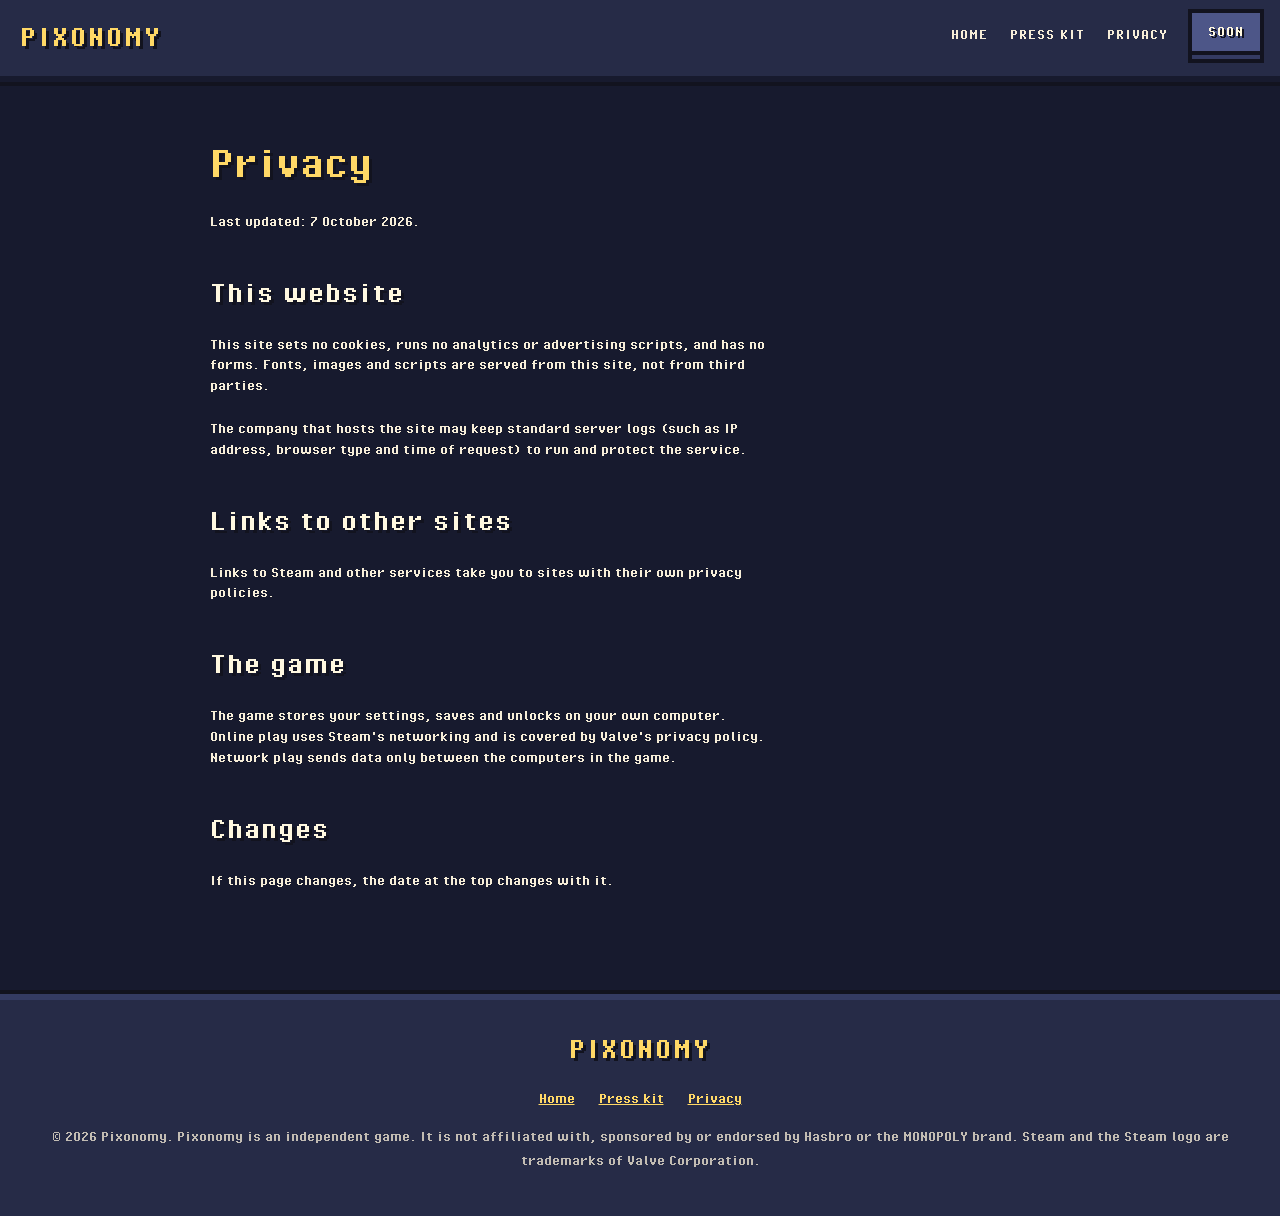
<file: privacy.html>
<!doctype html>
<html lang="en">
<head>
<meta charset="utf-8">
<meta name="viewport" content="width=device-width, initial-scale=1">
<title>Pixonomy privacy</title>
<meta name="description" content="What this website and the game do with your data: very little.">
<meta name="theme-color" content="#171a2e">
<link rel="icon" href="/favicon.ico" sizes="any">
<link rel="icon" type="image/png" sizes="32x32" href="/assets/img/icon-32.png">
<link rel="stylesheet" href="/css/style.css">
</head>
<body>
<header class="top">
  <a class="brand" href="/" aria-label="Pixonomy home">PIXONOMY</a>
  <nav aria-label="Pages">
    <a href="/">Home</a>
    <a href="/presskit">Press kit</a>
    <a href="/privacy">Privacy</a>
  </nav>
  <a class="btn green sm" data-link="steam" href="/#wishlist">Wishlist</a>
</header>

<main class="page">
  <h1>Privacy</h1>
  <p>Last updated: 7 October 2026.</p>
  <h2>This website</h2>
  <p>This site sets no cookies, runs no analytics or advertising scripts, and has no forms. Fonts, images and scripts are served from this site, not from third parties.</p>
  <p>The company that hosts the site may keep standard server logs (such as IP address, browser type and time of request) to run and protect the service.</p>
  <h2>Links to other sites</h2>
  <p>Links to Steam and other services take you to sites with their own privacy policies.</p>
  <h2>The game</h2>
  <p>The game stores your settings, saves and unlocks on your own computer. Online play uses Steam's networking and is covered by Valve's privacy policy. Network play sends data only between the computers in the game.</p>
  <h2>Changes</h2>
  <p>If this page changes, the date at the top changes with it.</p>
</main>

<footer class="foot">
  <span class="brand">PIXONOMY</span>
  <nav aria-label="More">
    <a href="/">Home</a>
    <a href="/presskit">Press kit</a>
    <a href="/privacy">Privacy</a>
  </nav>
  <small>&copy; <span id="year">2026</span> Pixonomy. Pixonomy is an independent game. It is not affiliated with, sponsored by or endorsed by Hasbro or the MONOPOLY brand. Steam and the Steam logo are trademarks of Valve Corporation.</small>
</footer>
<script src="/js/main.js" defer></script>
</body>
</html>
</file>
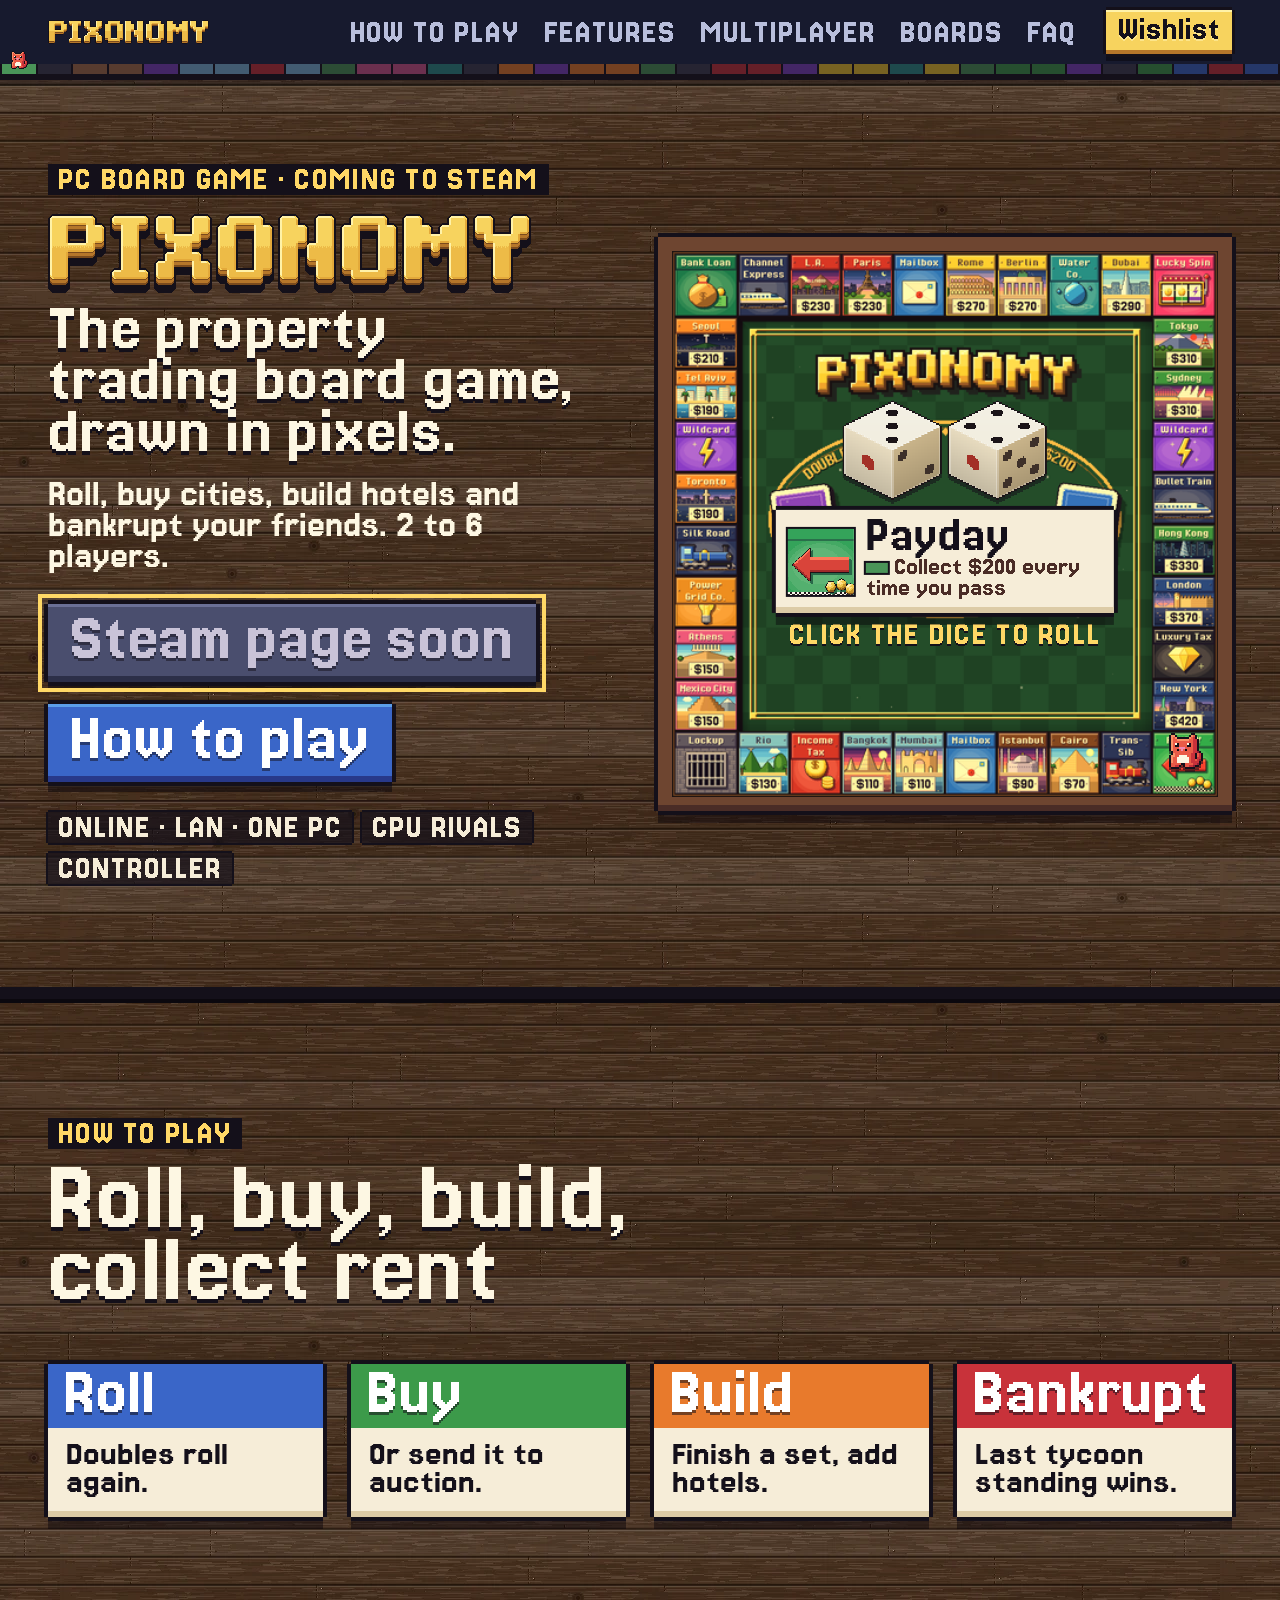
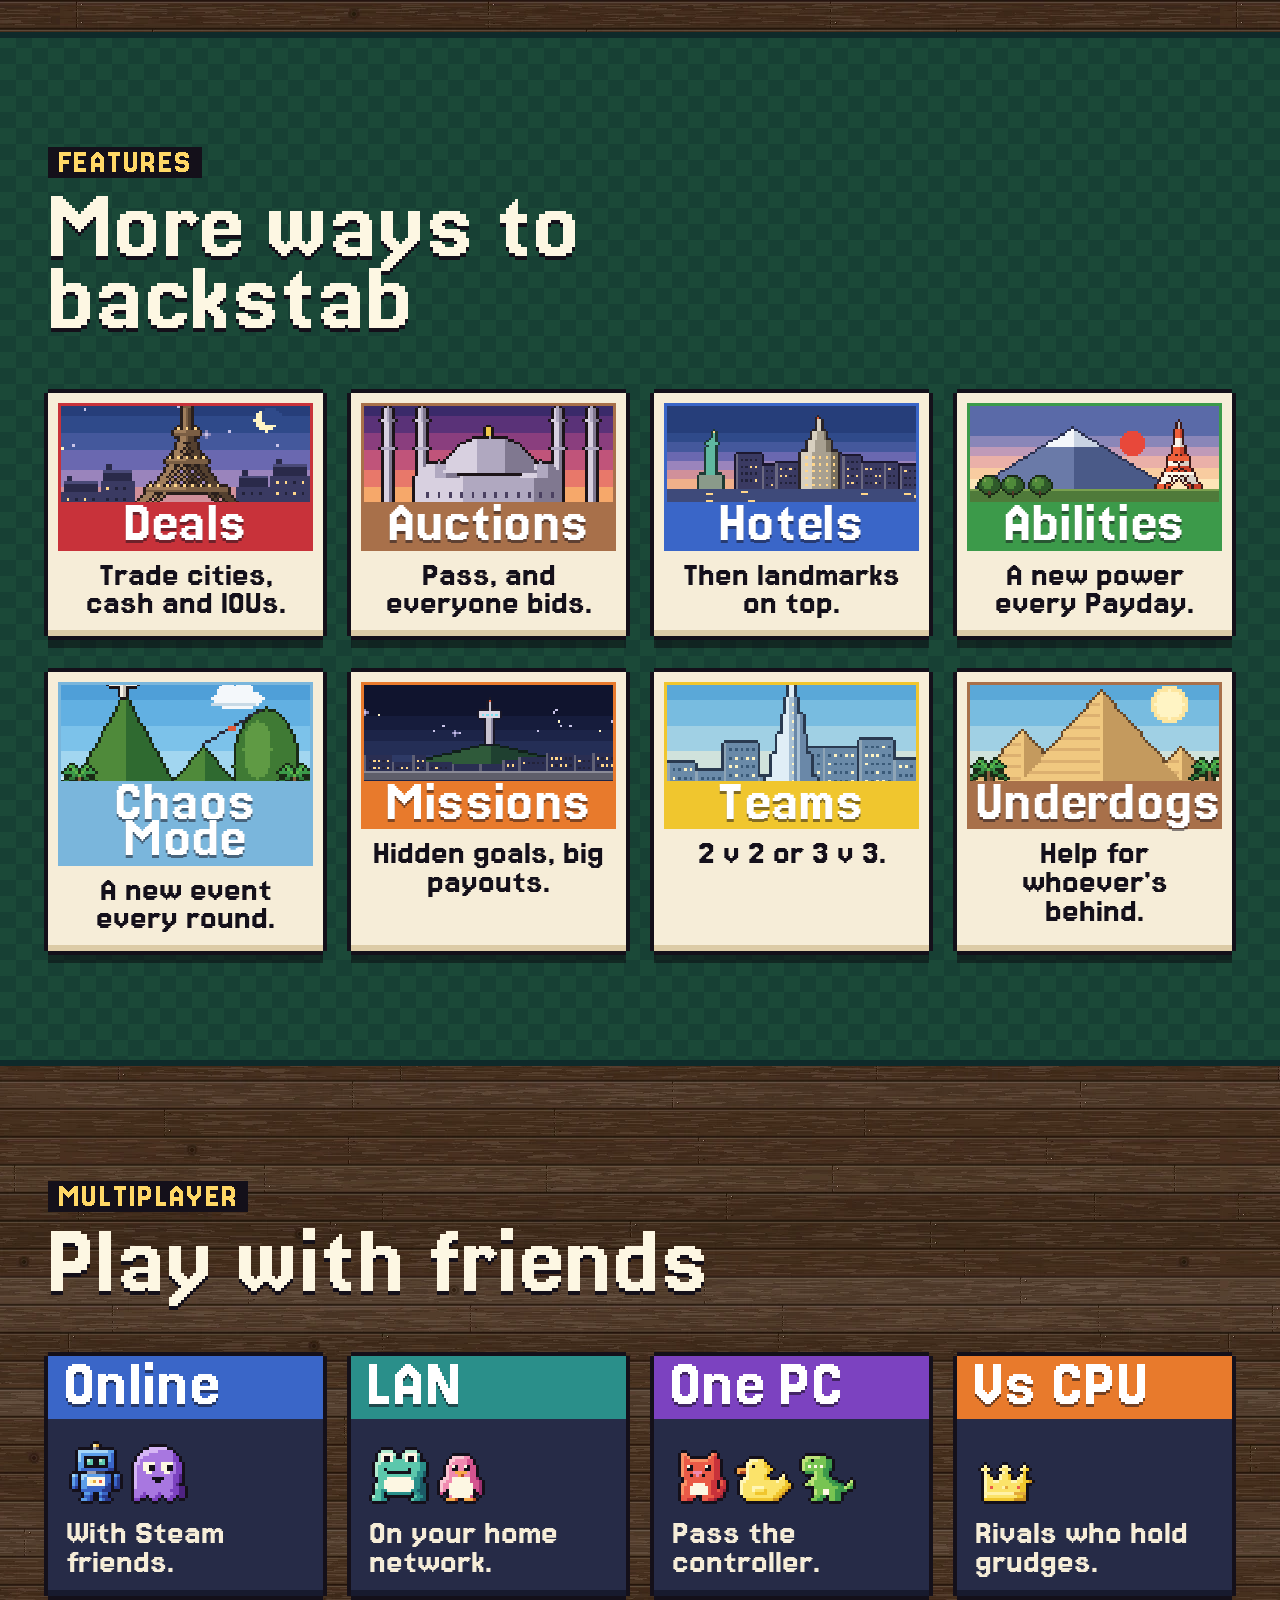
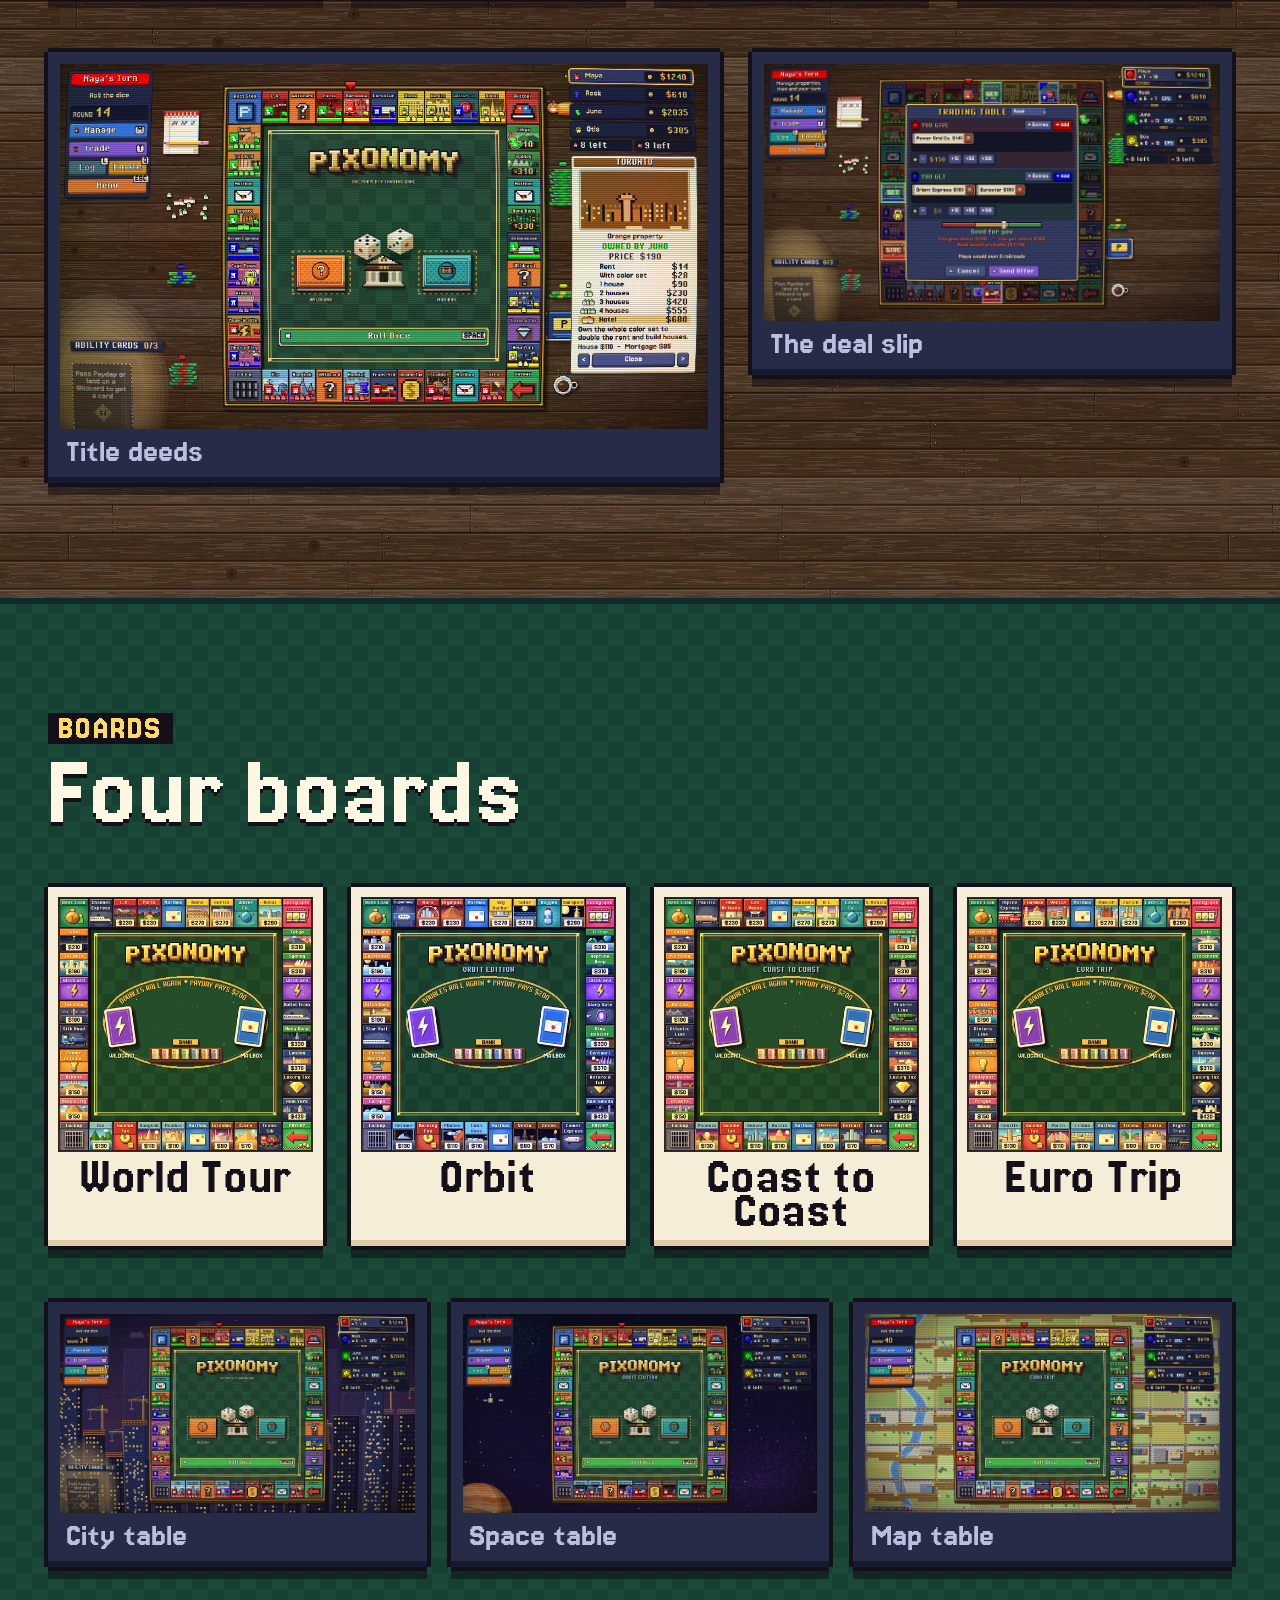
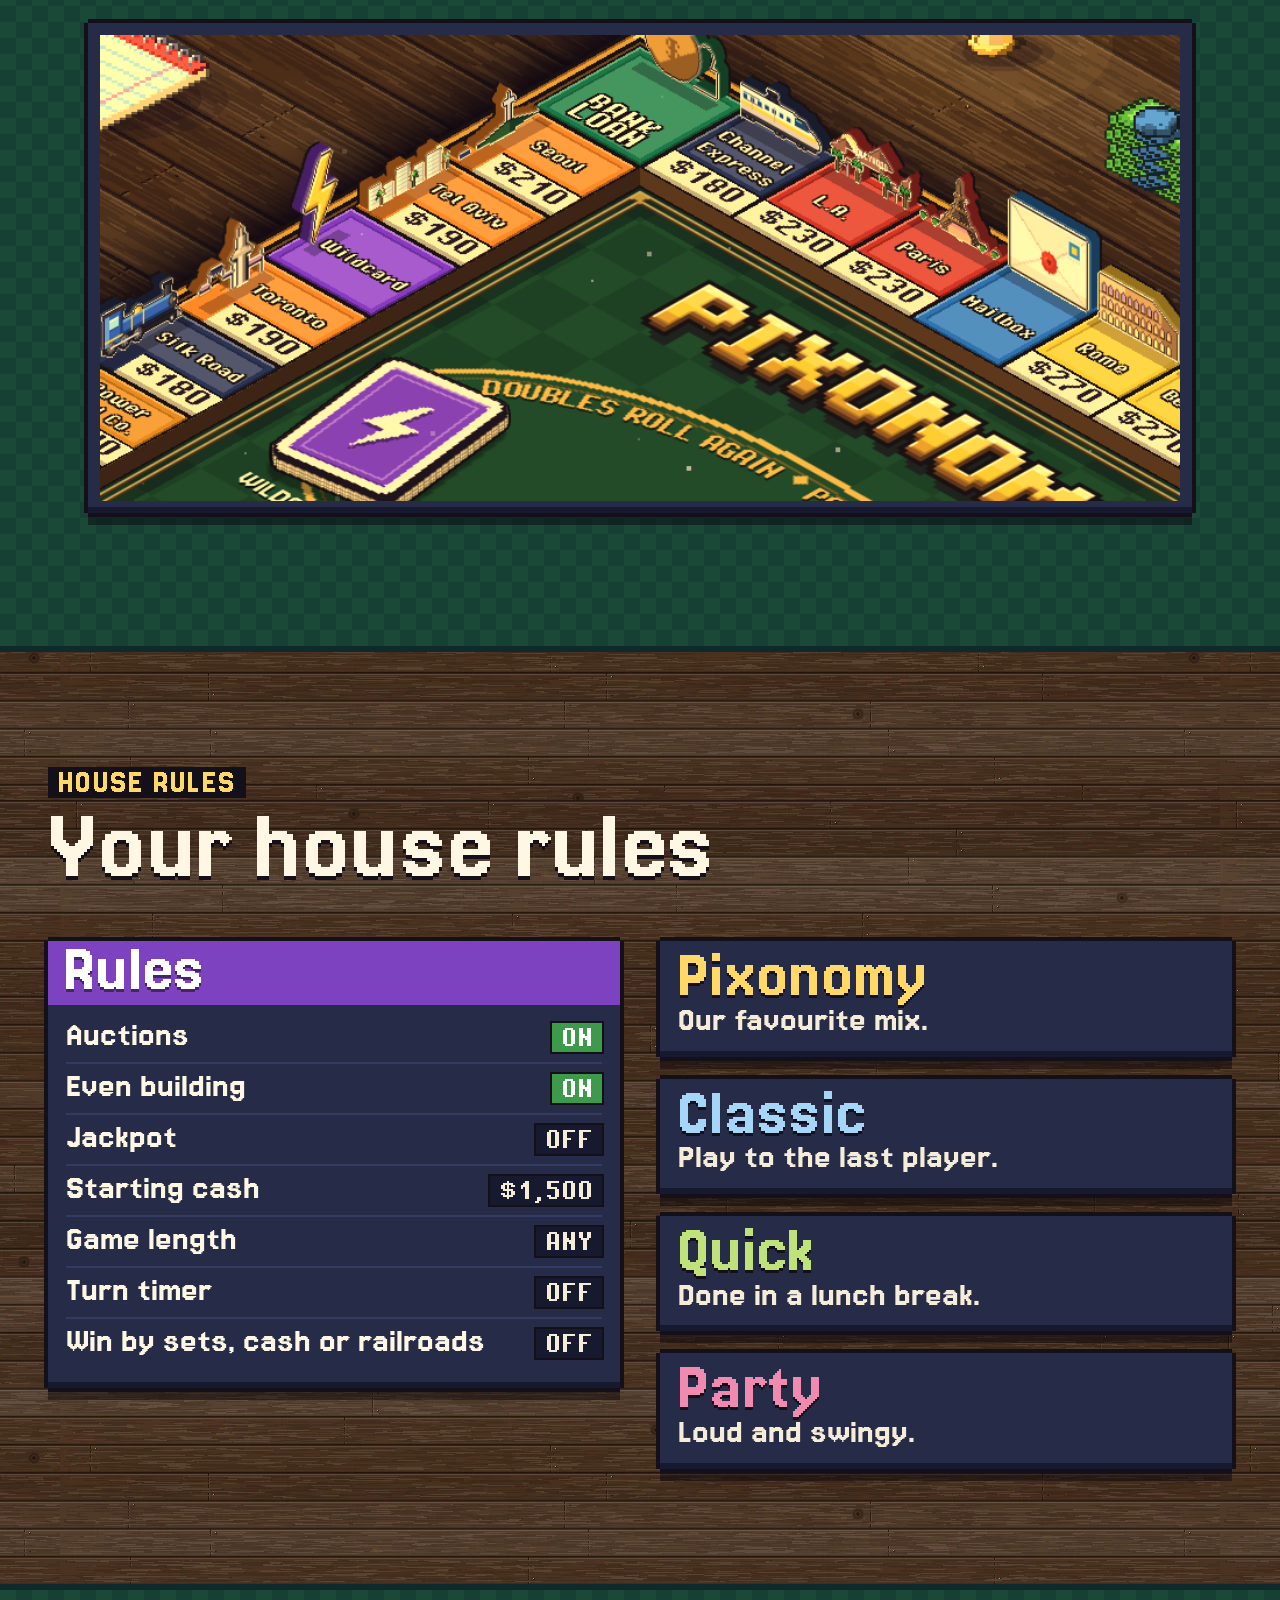
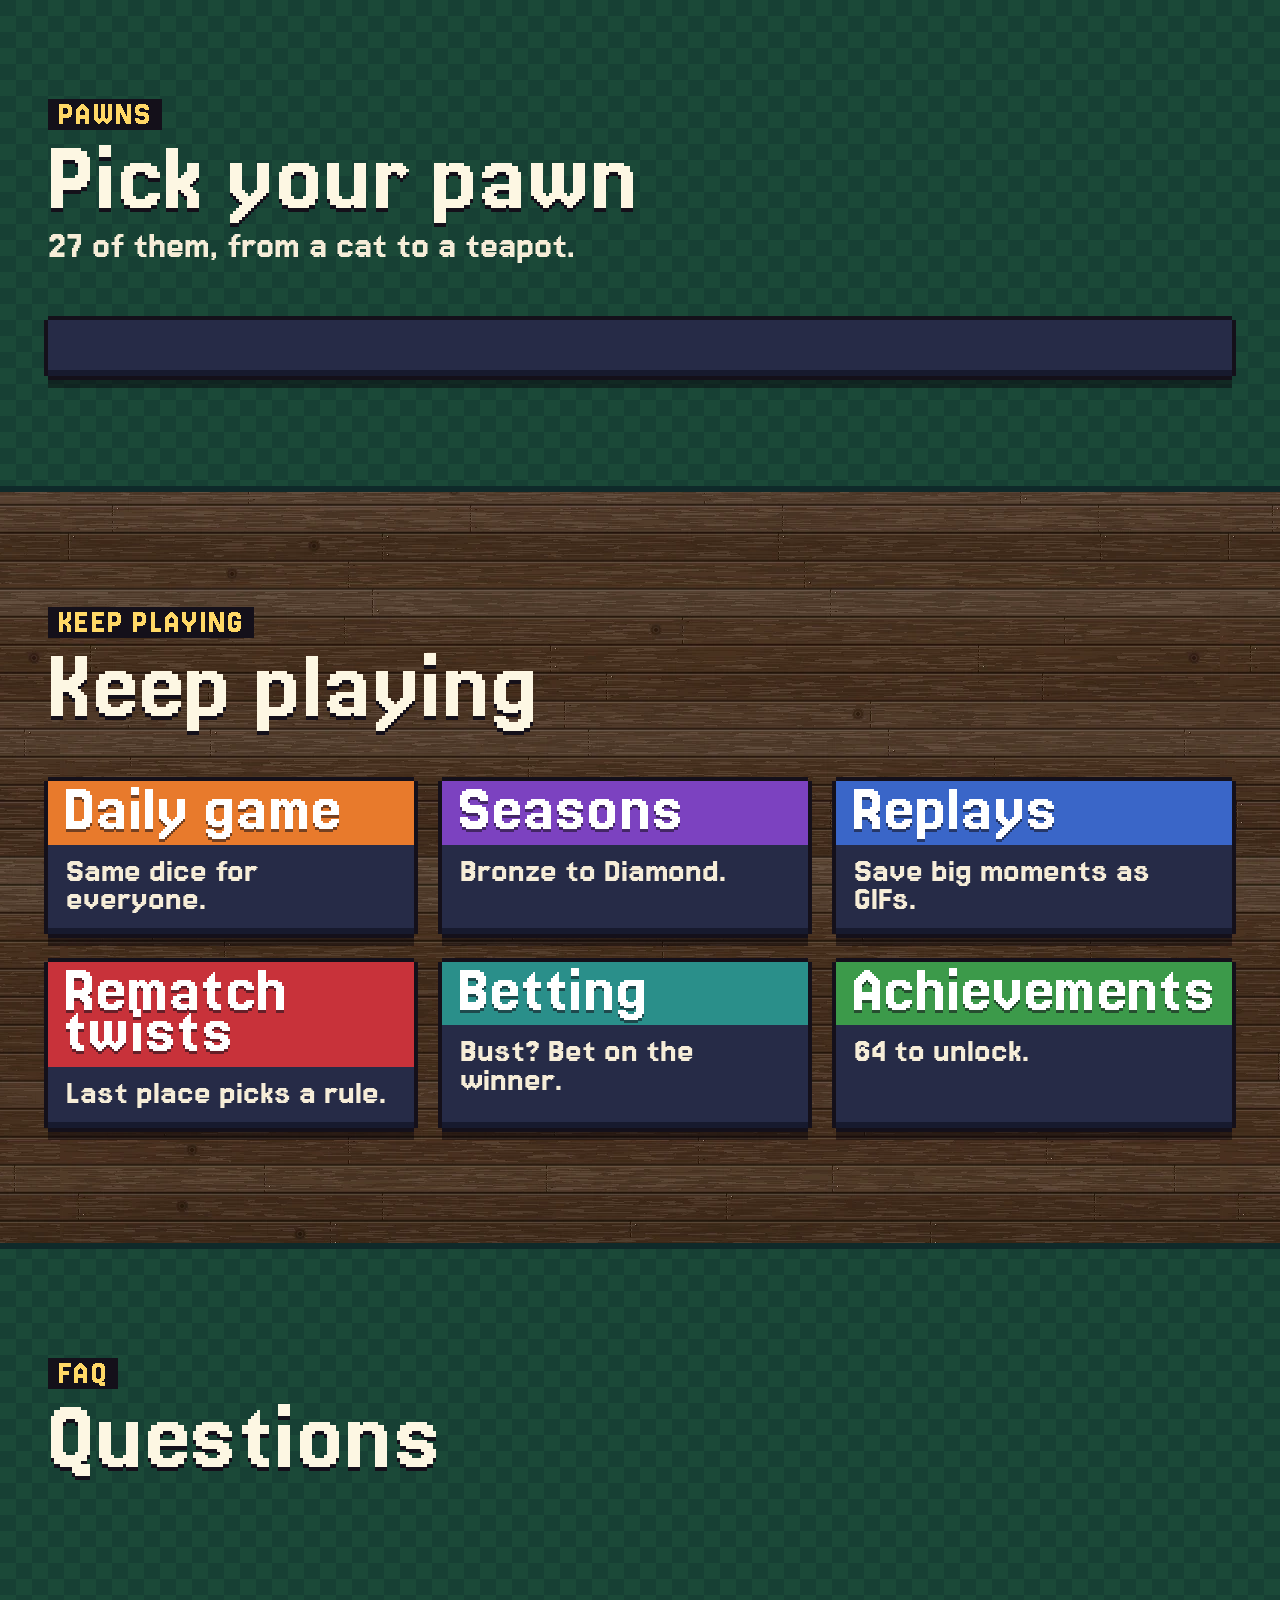
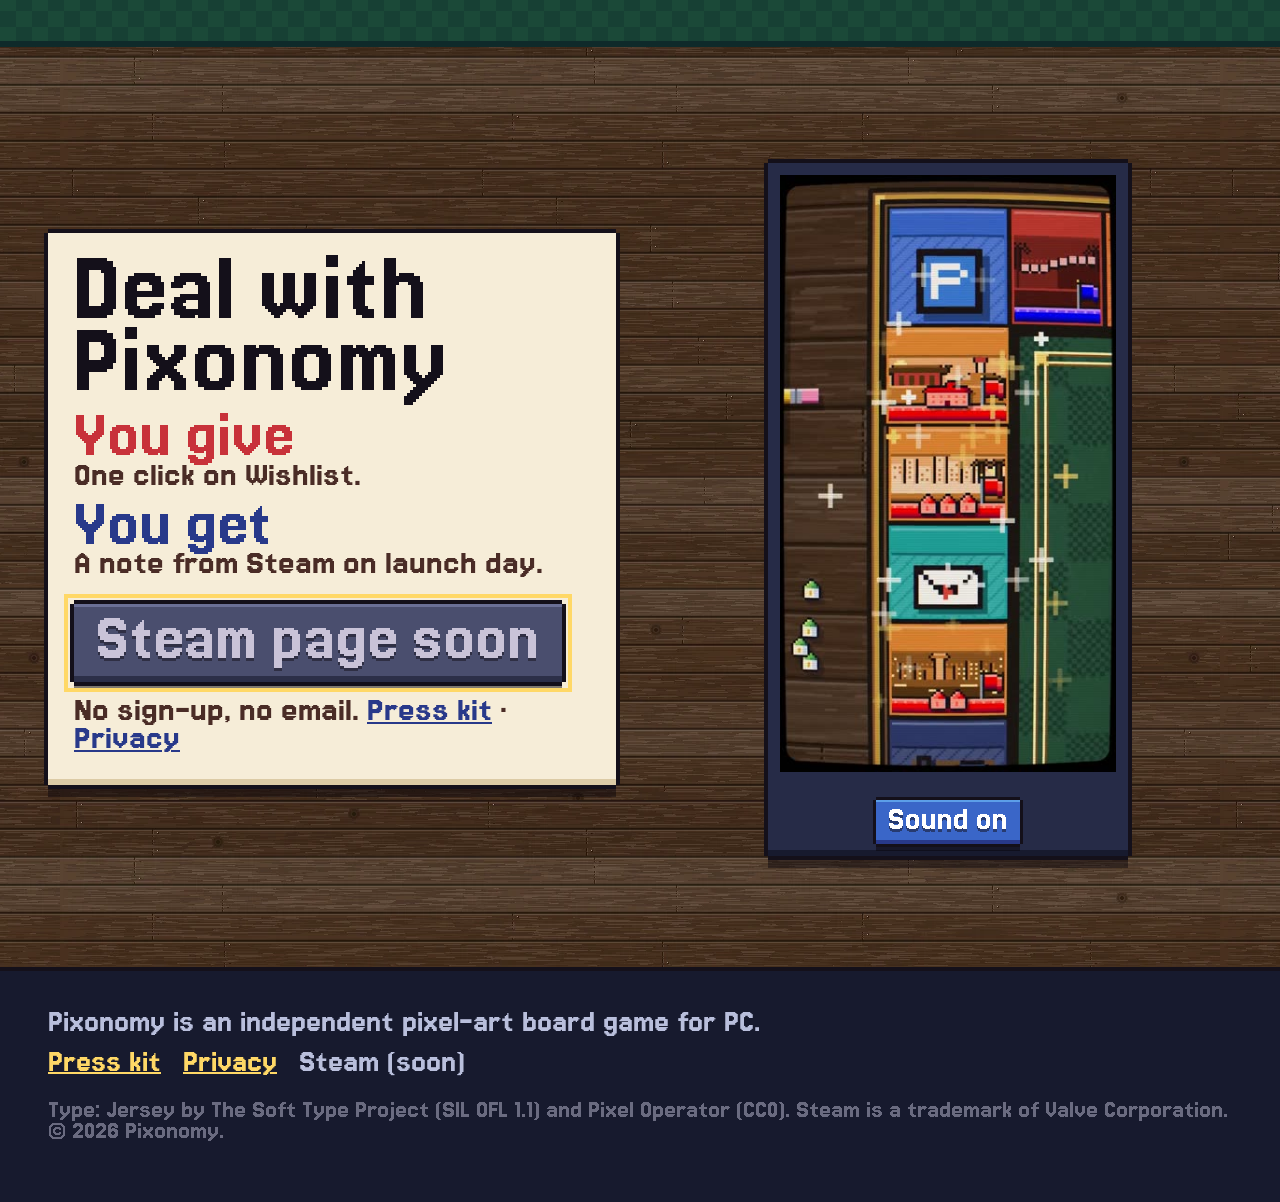
<file: tools/home.src.html>
<!doctype html>
<html lang="en">
<head>
<meta charset="utf-8" />
<meta name="viewport" content="width=device-width, initial-scale=1" />
<title>Pixonomy: Pixel-Art Property Trading Board Game for PC</title>
<meta name="description" content="Roll the dice, buy cities, build houses and hotels and bankrupt your friends. A pixel-art property trading board game for 2 to 6 players: online, LAN, one PC or vs CPU. Coming to Steam." />
<meta name="robots" content="index, follow, max-image-preview:large, max-snippet:-1, max-video-preview:-1" />
<link rel="canonical" href="https://pixopoly-website.vercel.app/" />
<meta name="theme-color" content="#171a2e" />
<link rel="icon" href="/favicon.ico" sizes="any" />
<link rel="icon" type="image/png" sizes="32x32" href="/assets/px/icon-32.png" />
<link rel="apple-touch-icon" href="/assets/px/icon-180.png" />
<meta property="og:type" content="website" />
<meta property="og:site_name" content="Pixonomy" />
<meta property="og:title" content="Pixonomy: the property trading board game, in pixel art" />
<meta property="og:description" content="Roll, buy cities, build hotels, cut deals and bankrupt your friends. 2 to 6 players, online, LAN or one PC. Coming to Steam." />
<meta property="og:url" content="https://pixopoly-website.vercel.app/" />
<meta property="og:image" content="https://pixopoly-website.vercel.app/assets/px/og.png" />
<meta property="og:image:width" content="1200" />
<meta property="og:image:height" content="630" />
<meta property="og:image:alt" content="The Pixonomy logo over a pixel-art game board with cities, dice and pawns" />
<meta property="og:locale" content="en_US" />
<meta name="twitter:card" content="summary_large_image" />
<meta name="twitter:title" content="Pixonomy: the property trading board game, in pixel art" />
<meta name="twitter:description" content="Roll, buy cities, build hotels, cut deals and bankrupt your friends. 2 to 6 players, online, LAN or one PC." />
<meta name="twitter:image" content="https://pixopoly-website.vercel.app/assets/px/og.png" />
<link rel="preload" href="/assets/px/fonts/PixonomyHead.woff2" as="font" type="font/woff2" crossorigin />
<link rel="preload" href="/assets/px/fonts/PixonomyBody.woff2" as="font" type="font/woff2" crossorigin />
<link rel="preload" href="/assets/px/board-classic.png" as="image" fetchpriority="high" />
<link rel="manifest" href="/site.webmanifest" />
<link rel="stylesheet" href="/css/px.css" />
<!--LD-->
</head>
<body>
<a class="skip" href="#main">Skip to content</a>

<header class="hud">
  <div class="wrap hud__in">
    <a class="hud__logo" href="#top" aria-label="Pixonomy, back to the top"><img src="/assets/px/logo.png" width="483" height="73" alt="Pixonomy" /></a>
    <nav aria-label="Pixonomy">
      <ul>
        <li><a href="#how-to-play">How to play</a></li>
        <li><a href="#features">Features</a></li>
        <li><a href="#multiplayer">Multiplayer</a></li>
        <li><a href="#boards">Boards</a></li>
        <li><a href="#faq">FAQ</a></li>
      </ul>
    </nav>
    <a class="btn btn--gold btn--sm hud__cta" href="#wishlist">Wishlist</a>
  </div>
  <div class="track" data-track aria-hidden="true"></div>
</header>

<main id="main">

<section class="hero" id="top">
  <div class="wrap hero__grid">
    <div>
      <span class="kicker">PC board game · coming to Steam</span>
      <h1><img src="/assets/px/logo.png" width="483" height="73" alt="Pixonomy" /><span class="sub">The property trading board game, drawn in pixels.</span></h1>
      <p class="lede">Roll, buy cities, build hotels and bankrupt your friends. 2 to 6 players.</p>
      <div class="hero__cta">
        <a class="btn btn--big btn--main" data-link="steam" href="#wishlist">Wishlist on Steam</a>
        <a class="btn btn--blue" href="#how-to-play">How to play</a>
      </div>
      <ul class="chips" aria-label="At a glance">
        <li>Online · LAN · one PC</li><li>CPU rivals</li><li>Controller</li>
      </ul>
    </div>

    <div class="board slab" data-board>
      <div class="board__img">
        <img src="/assets/px/board-classic.png" width="464" height="464" fetchpriority="high" alt="The Pixonomy World Tour board: 36 tiles of cities from Cairo to New York City, railroads, utilities, Wildcard and Mailbox cards, and the Payday, Lockup, Bank Loan and Lucky Spin corners" />
        <div class="board__hl" aria-hidden="true"></div>
        <span class="pawn idle" style="--r:0" aria-hidden="true"></span>
        <div class="roller">
          <button class="dice" type="button" data-roll aria-label="Roll the dice">
            <span class="die" style="--d:14"></span><span class="die" style="--d:15"></span>
          </button>
          <div class="landed paper slab" aria-live="polite">
            <span class="landed__art" style="--t:0" aria-hidden="true"></span>
            <div><b>Payday</b><span><i class="tag" style="--c:#4a9458"></i>Collect $200 every time you pass</span></div>
          </div>
          <span class="roll-hint">Click the dice to roll</span>
        </div>
      </div>
    </div>
  </div>
</section>

<div class="ticker" aria-hidden="true"><div class="ticker__row"><!--TICKER--></div></div>

<section class="sec" id="how-to-play" aria-labelledby="h-how">
  <div class="wrap">
    <div class="sec__head rv">
      <span class="kicker">How to play</span>
      <h2 id="h-how">Roll, buy, build, collect rent</h2>
    </div>
    <ol class="steps">
      <li class="step slab paper rv" style="--i:0;--c:#3a66c8"><span class="band">Roll</span><p>Doubles roll again.</p></li>
      <li class="step slab paper rv" style="--i:1;--c:#3c9a4a"><span class="band">Buy</span><p>Or send it to auction.</p></li>
      <li class="step slab paper rv" style="--i:2;--c:#e87a2c"><span class="band">Build</span><p>Finish a set, add hotels.</p></li>
      <li class="step slab paper rv" style="--i:3;--c:#c8323a"><span class="band">Bankrupt</span><p>Last tycoon standing wins.</p></li>
    </ol>
  </div>
</section>

<section class="sec sec--felt" id="features" aria-labelledby="h-feat">
  <div class="wrap">
    <div class="sec__head rv">
      <span class="kicker">Features</span>
      <h2 id="h-feat">More ways to backstab</h2>
    </div>
    <div class="deeds">
      <article class="deed slab paper rv" style="--i:0;--c:#c8323a">
        <div class="deed__top"><div class="deed__art"><img src="/assets/px/city-paris.png" width="88" height="108" alt="Paris on its title deed: the Eiffel Tower at dusk" loading="lazy" /></div><h3 class="deed__title">Deals</h3></div>
        <p>Trade cities, cash and IOUs.</p>
      </article>
      <article class="deed slab paper rv" style="--i:1;--c:#a8704a">
        <div class="deed__top"><div class="deed__art"><img src="/assets/px/city-istanbul.png" width="88" height="108" alt="Istanbul's title deed art: a mosque over the Bosphorus at sunset" loading="lazy" /></div><h3 class="deed__title">Auctions</h3></div>
        <p>Pass, and everyone bids.</p>
      </article>
      <article class="deed slab paper rv" style="--i:2;--c:#3a66c8">
        <div class="deed__top"><div class="deed__art"><img src="/assets/px/city-new-york-city.png" width="108" height="88" alt="New York City's deed art: the skyline across the river at night" loading="lazy" /></div><h3 class="deed__title">Hotels</h3></div>
        <p>Then landmarks on top.</p>
      </article>
      <article class="deed slab paper rv" style="--i:3;--c:#3c9a4a">
        <div class="deed__top"><div class="deed__art"><img src="/assets/px/city-tokyo.png" width="108" height="88" alt="Tokyo's deed art: Mount Fuji and Tokyo Tower" loading="lazy" /></div><h3 class="deed__title">Abilities</h3></div>
        <p>A new power every Payday.</p>
      </article>
      <article class="deed slab paper rv" style="--i:4;--c:#7ab6dc">
        <div class="deed__top"><div class="deed__art"><img src="/assets/px/city-rio-de-janeiro.png" width="88" height="108" alt="Rio de Janeiro's deed art: green hills and the beach" loading="lazy" /></div><h3 class="deed__title">Chaos Mode</h3></div>
        <p>A new event every round.</p>
      </article>
      <article class="deed slab paper rv" style="--i:5;--c:#e87a2c">
        <div class="deed__top"><div class="deed__art"><img src="/assets/px/city-seoul.png" width="108" height="88" alt="Seoul's deed art: the city under the mountains" loading="lazy" /></div><h3 class="deed__title">Missions</h3></div>
        <p>Hidden goals, big payouts.</p>
      </article>
      <article class="deed slab paper rv" style="--i:6;--c:#f0c62e">
        <div class="deed__top"><div class="deed__art"><img src="/assets/px/city-dubai.png" width="88" height="108" alt="Dubai's deed art: towers over the desert" loading="lazy" /></div><h3 class="deed__title">Teams</h3></div>
        <p>2 v 2 or 3 v 3.</p>
      </article>
      <article class="deed slab paper rv" style="--i:7;--c:#a8704a">
        <div class="deed__top"><div class="deed__art"><img src="/assets/px/city-cairo.png" width="88" height="108" alt="Cairo's deed art: the pyramids in the sun" loading="lazy" /></div><h3 class="deed__title">Underdogs</h3></div>
        <p>Help for whoever's behind.</p>
      </article>
    </div>
  </div>
</section>

<section class="sec" id="multiplayer" aria-labelledby="h-multi">
  <div class="wrap">
    <div class="sec__head rv">
      <span class="kicker">Multiplayer</span>
      <h2 id="h-multi">Play with friends</h2>
    </div>
    <div class="modes">
      <div class="mode slab rv" style="--i:0;--c:#3a66c8"><h3 class="band">Online</h3><div class="pawns"><span class="pawn idle" style="--r:2"></span><span class="pawn idle" style="--r:3"></span></div><p>With Steam friends.</p></div>
      <div class="mode slab rv" style="--i:1;--c:#2a8f8a"><h3 class="band">LAN</h3><div class="pawns"><span class="pawn idle" style="--r:6"></span><span class="pawn idle" style="--r:7"></span></div><p>On your home network.</p></div>
      <div class="mode slab rv" style="--i:2;--c:#7c42c0"><h3 class="band">One PC</h3><div class="pawns"><span class="pawn idle" style="--r:0"></span><span class="pawn idle" style="--r:1"></span><span class="pawn idle" style="--r:4"></span></div><p>Pass the controller.</p></div>
      <div class="mode slab rv" style="--i:3;--c:#e87a2c"><h3 class="band">Vs CPU</h3><div class="pawns"><span class="pawn idle" style="--r:9"></span></div><p>Rivals who hold grudges.</p></div>
    </div>
    <div class="shots2">
      <figure class="shot slab rv"><a href="/assets/shots/deed.webp"><img src="/assets/shots/deed_s.webp" width="960" height="540" loading="lazy" alt="A Pixonomy game in progress: the Toronto title deed is open, showing its rent with houses and a hotel, while four players' cash sits on the right" /></a><figcaption>Title deeds</figcaption></figure>
      <figure class="shot slab rv" style="--i:1"><a href="/assets/shots/trade.webp"><img src="/assets/shots/trade_s.webp" width="960" height="540" loading="lazy" alt="The Pixonomy deal slip: what you give, what you get, cash, deeds and promises, signed at the bottom" /></a><figcaption>The deal slip</figcaption></figure>
    </div>
  </div>
</section>

<section class="sec sec--felt" id="boards" aria-labelledby="h-boards">
  <div class="wrap">
    <div class="sec__head rv">
      <span class="kicker">Boards</span>
      <h2 id="h-boards">Four boards</h2>
    </div>
    <div class="maps">
      <figure class="map slab paper rv" style="--i:0"><img src="/assets/px/board-classic.png" width="464" height="464" loading="lazy" alt="The World Tour board, from Cairo and Istanbul to London and New York City" /><figcaption><h3>World Tour</h3></figcaption></figure>
      <figure class="map slab paper rv" style="--i:1"><img src="/assets/px/board-orbit.png" width="464" height="464" loading="lazy" alt="The Orbit board: a space edition with Mars, Europa, Titan Port and Andromeda" /><figcaption><h3>Orbit</h3></figcaption></figure>
      <figure class="map slab paper rv" style="--i:2"><img src="/assets/px/board-states.png" width="464" height="464" loading="lazy" alt="The Coast to Coast board with American cities" /><figcaption><h3>Coast to Coast</h3></figcaption></figure>
      <figure class="map slab paper rv" style="--i:3"><img src="/assets/px/board-euro.png" width="464" height="464" loading="lazy" alt="The Euro Trip board with European cities" /><figcaption><h3>Euro Trip</h3></figcaption></figure>
    </div>
    <div class="shots3">
      <figure class="shot slab rv" style="--i:0"><a href="/assets/shots/board_city.webp"><img src="/assets/shots/board_city_s.webp" width="960" height="540" loading="lazy" alt="The World Tour board on a city table at night, with skyscrapers and cranes behind it" /></a><figcaption>City table</figcaption></figure>
      <figure class="shot slab rv" style="--i:1"><a href="/assets/shots/board_space.webp"><img src="/assets/shots/board_space_s.webp" width="960" height="540" loading="lazy" alt="The Orbit edition board floating in space next to a ringed planet" /></a><figcaption>Space table</figcaption></figure>
      <figure class="shot slab rv" style="--i:2"><a href="/assets/shots/board_map.webp"><img src="/assets/shots/board_map_s.webp" width="960" height="540" loading="lazy" alt="The Euro Trip board laid over a pixel-art street map" /></a><figcaption>Map table</figcaption></figure>
    </div>
    <figure class="tilt slab rv"><img src="/assets/px/board-classic-tilt.png" width="928" height="400" loading="lazy" alt="The tilted board view: the World Tour board seen at an angle, with buildings standing up from the city tiles" /><figcaption class="sr">The tilted board view</figcaption></figure>
  </div>
</section>

<section class="sec" id="house-rules" aria-labelledby="h-rules">
  <div class="wrap">
    <div class="sec__head rv">
      <span class="kicker">House rules</span>
      <h2 id="h-rules">Your house rules</h2>
    </div>
    <div class="rules">
      <div class="rulebox slab rv">
        <h3 class="band">Rules</h3>
        <ul>
          <li>Auctions<em class="on">ON</em></li>
          <li>Even building<em class="on">ON</em></li>
          <li>Jackpot<em>OFF</em></li>
          <li>Starting cash<em>$1,500</em></li>
          <li>Game length<em>ANY</em></li>
          <li>Turn timer<em>OFF</em></li>
          <li>Win by sets, cash or railroads<em>OFF</em></li>
        </ul>
      </div>
      <div class="presets">
        <div class="preset slab rv" style="--i:1;--c:#ffd866"><h3>Pixonomy</h3><p>Our favourite mix.</p></div>
        <div class="preset slab rv" style="--i:2;--c:#a5d6f7"><h3>Classic</h3><p>Play to the last player.</p></div>
        <div class="preset slab rv" style="--i:3;--c:#bfe37a"><h3>Quick</h3><p>Done in a lunch break.</p></div>
        <div class="preset slab rv" style="--i:4;--c:#f08ab0"><h3>Party</h3><p>Loud and swingy.</p></div>
      </div>
    </div>
  </div>
</section>

<section class="sec sec--felt" id="pawns" aria-labelledby="h-pawns">
  <div class="wrap">
    <div class="sec__head rv">
      <span class="kicker">Pawns</span>
      <h2 id="h-pawns">Pick your pawn</h2>
      <p>27 of them, from a cat to a teapot.</p>
    </div>
    <div class="parade slab rv"><!--PARADE--></div>
  </div>
</section>

<section class="sec" id="keep-playing" aria-labelledby="h-more">
  <div class="wrap">
    <div class="sec__head rv">
      <span class="kicker">Keep playing</span>
      <h2 id="h-more">Keep playing</h2>
    </div>
    <div class="more">
      <div class="slab rv" style="--i:0;--c:#e87a2c"><h3 class="band">Daily game</h3><p>Same dice for everyone.</p></div>
      <div class="slab rv" style="--i:1;--c:#7c42c0"><h3 class="band">Seasons</h3><p>Bronze to Diamond.</p></div>
      <div class="slab rv" style="--i:2;--c:#3a66c8"><h3 class="band">Replays</h3><p>Save big moments as GIFs.</p></div>
      <div class="slab rv" style="--i:3;--c:#c8323a"><h3 class="band">Rematch twists</h3><p>Last place picks a rule.</p></div>
      <div class="slab rv" style="--i:4;--c:#2a8f8a"><h3 class="band">Betting</h3><p>Bust? Bet on the winner.</p></div>
      <div class="slab rv" style="--i:5;--c:#3c9a4a"><h3 class="band">Achievements</h3><p>64 to unlock.</p></div>
    </div>
  </div>
</section>

<section class="sec sec--felt" id="faq" aria-labelledby="h-faq">
  <div class="wrap">
    <div class="sec__head rv">
      <span class="kicker">FAQ</span>
      <h2 id="h-faq">Questions</h2>
    </div>
    <div class="faq"><!--FAQ--></div>
  </div>
</section>

<section class="sec" id="wishlist" aria-labelledby="h-join">
  <div class="wrap join">
    <div class="slip slab paper rv">
      <h2 id="h-join">Deal with Pixonomy</h2>
      <p class="give">You give</p>
      <p>One click on Wishlist.</p>
      <p class="get">You get</p>
      <p>A note from Steam on launch day.</p>
      <div class="sign">
        <a class="btn btn--main" data-link="steam" href="#wishlist">Wishlist on Steam</a>
      </div>
      <p class="fine">No sign-up, no email. <a href="/presskit">Press kit</a> · <a href="/privacy">Privacy</a></p>
    </div>
    <figure class="join__side reel slab rv" style="--i:1">
      <video id="reel" src="/assets/video/reel.mp4" poster="/assets/video/teaser_poster.jpg" width="720" height="1280" autoplay muted loop playsinline preload="metadata" aria-label="Pixonomy teaser: dice, pawns and houses on the board"></video>
      <figcaption><button class="btn btn--sm btn--blue" id="sound" type="button" aria-pressed="false">Sound on</button></figcaption>
    </figure>
  </div>
</section>

</main>

<footer class="foot">
  <div class="wrap foot__in">
    <div>
      <p>Pixonomy is an independent pixel-art board game for PC.</p>
      <ul>
        <li><a href="/presskit">Press kit</a></li>
        <li><a href="/privacy">Privacy</a></li>
        <li><a data-link="steam" class="sm" href="#wishlist">Steam</a></li>
      </ul>
    </div>
    <p class="credit">Type: Jersey by The Soft Type Project (SIL OFL 1.1) and Pixel Operator (CC0). Steam is a trademark of Valve Corporation. © <span id="year">2026</span> Pixonomy.</p>
  </div>
</footer>

<script src="/js/px.js" defer></script>
</body>
</html>
</file>
<file: css/px.css>
/* Pixonomy page. Hand-written, separate from site.css: this page is drawn like the game.
   Colours are the game's own (scripts/visual/ui_kit.gd and tools/art/lib.lua).
   Fonts are the game's: Pixonomy Head (Jersey 20) and Pixonomy Body (Jersey 15), crisp at
   multiples of 16px; Pixel Operator for numbers. */

@font-face { font-family: "PxHead"; src: url("/assets/px/fonts/PixonomyHead.woff2") format("woff2"); font-display: swap; }
@font-face { font-family: "PxBody"; src: url("/assets/px/fonts/PixonomyBody.woff2") format("woff2"); font-display: swap; }
@font-face { font-family: "PxNum"; src: url("/assets/px/fonts/PixelOperator-Head.woff2") format("woff2"); font-display: swap; }

@property --f { syntax: "<integer>"; inherits: false; initial-value: 0; }

:root {
  --ink: #14101a;
  --slate: #262b47; --slate-d: #171a2e; --slate-l: #343b62; --quiet: #4d5688;
  --paper: #f6edd8; --paper-d: #dccba6; --paper-edge: #b9a57c;
  --gold: #ffd866; --gold-d: #d9a53a; --gold-dd: #a8792b;
  --wood: #2b1a1e; --wood-2: #4a2c26;
  --felt: #174034; --felt-2: #21583f; --felt-3: #2f7449;
  --text: #fdf7e3; --muted: #b9bfdc;
  --u: 4px;                       /* one art pixel at 2x */
  --gut: clamp(16px, 4vw, 48px);
  --max: 1200px;
  color-scheme: dark;
}

* { box-sizing: border-box; }
html { scroll-behavior: smooth; -webkit-text-size-adjust: 100%; overflow-x: hidden; overflow-x: clip; }
@media (prefers-reduced-motion: reduce) { html { scroll-behavior: auto; } }
body {
  margin: 0; min-height: 100vh;
  background: #2a1a1b url("/assets/px/table.webp") repeat center top / 1160px auto;
  color: var(--text);
  font: 400 24px/1.3 "PxBody", ui-monospace, monospace;
  -webkit-font-smoothing: none; font-smooth: never;
  overflow-x: hidden; overflow-x: clip; /* clip: the ticker must not widen a phone's page, and the bar stays sticky */
}
img { image-rendering: pixelated; max-width: 100%; height: auto; display: block; }
img.smooth { image-rendering: auto; }
a { color: var(--gold); }
a:hover { color: #fff2a8; }
:focus-visible { outline: 3px solid var(--gold); outline-offset: 3px; }
.sr { position: absolute; width: 1px; height: 1px; overflow: hidden; clip: rect(0 0 0 0); white-space: nowrap; }
.skip { position: absolute; left: 8px; top: -60px; z-index: 50; background: var(--gold); color: var(--ink); padding: 8px 12px; }
.skip:focus { top: 8px; }
.wrap { width: min(100% - 2 * var(--gut), var(--max)); margin-inline: auto; }

/* The game fonts draw big for their size: PixonomyHead capitals are 1.25 em tall and PixonomyBody's
   0.94 em, so anything that can wrap needs a line height of about 1.5 (head) or 1.3 (body). */
h1, h2, h3, .head { font-family: "PxHead", "PxBody", monospace; font-weight: 400; letter-spacing: .01em; margin: 0; }
h2 { font-size: clamp(32px, 5vw, 48px); line-height: 1.5; text-shadow: 0 4px 0 var(--ink); }
h3 { font-size: 32px; line-height: 1.4; }
p { margin: 0 0 .7em; }
.num { font-family: "PxNum", "PxHead", monospace; }
.lede { font-size: 24px; line-height: 1.3; color: var(--text); max-width: 34ch; }
.kicker { display: inline-block; font-family: "PxHead"; font-size: 16px; line-height: 1.5; padding: 4px 10px 3px; background: var(--ink); color: var(--gold); letter-spacing: .08em; text-transform: uppercase; }

/* ── Pieces: thick flat slabs with stepped corners and a hard shadow on the table ── */
.slab {
  --fill: var(--slate); --edge: var(--slate-d); --rim: var(--ink);
  position: relative; background: var(--fill);
  box-shadow:
    inset 0 calc(var(--u) * -1.5) 0 var(--edge),
    0 calc(var(--u) * -1) 0 var(--rim), 0 var(--u) 0 var(--rim),
    calc(var(--u) * -1) 0 0 var(--rim), var(--u) 0 0 var(--rim),
    0 calc(var(--u) * 3) 0 rgba(8, 4, 10, .45);
}
.paper { --fill: var(--paper); --edge: var(--paper-d); color: var(--ink); }
.felt { --fill: var(--felt); --edge: #0f2a2a; }

.band { font-family: "PxHead"; font-size: 32px; line-height: 1.3; padding: 10px 16px 12px; color: #fff; text-shadow: 0 3px 0 rgba(20, 16, 26, .55); }

/* Buttons: bright, few, and they press down. Colours as in the game: green goes ahead,
   blue is people, purple is trades, teal is help, gold is money. */
.btn {
  --fill: #3c9a4a; --edge: #1f6b45; --hi: #78c452;
  display: inline-flex; align-items: center; gap: 10px; position: relative;
  font: 400 32px/1.5 "PxHead", monospace; color: #fff; text-decoration: none; text-shadow: 0 3px 0 rgba(20, 16, 26, .5);
  padding: 12px 22px 18px; border: 0; cursor: pointer; background: var(--fill);
  box-shadow:
    inset 0 -6px 0 var(--edge), inset 0 3px 0 var(--hi),
    0 -4px 0 var(--ink), 0 4px 0 var(--ink), -4px 0 0 var(--ink), 4px 0 0 var(--ink),
    0 10px 0 rgba(8, 4, 10, .5);
  transition: transform .06s steps(2), box-shadow .06s steps(2);
}
.btn:hover { color: #fff; transform: translateY(-2px); filter: brightness(1.06); }
.btn:active { transform: translateY(4px); box-shadow: inset 0 -2px 0 var(--edge), inset 0 3px 0 var(--hi), 0 -4px 0 var(--ink), 0 4px 0 var(--ink), -4px 0 0 var(--ink), 4px 0 0 var(--ink), 0 4px 0 rgba(8, 4, 10, .5); }
.btn--gold { --fill: #f7d35e; --edge: #b5762a; --hi: #fff2a8; color: var(--ink); text-shadow: 0 2px 0 rgba(255, 242, 168, .6); }
.btn--gold:hover { color: var(--ink); }
.btn--blue { --fill: #3a66c8; --edge: #28398a; --hi: #5c9ee8; }
.btn--purple { --fill: #7c42c0; --edge: #4f2382; --hi: #a877e0; }
.btn--teal { --fill: #2a8f8a; --edge: #1b5a66; --hi: #5cc7ac; }
.btn--sm { font-size: 16px; padding: 8px 12px 12px; box-shadow: inset 0 -4px 0 var(--edge), inset 0 2px 0 var(--hi), 0 -3px 0 var(--ink), 0 3px 0 var(--ink), -3px 0 0 var(--ink), 3px 0 0 var(--ink), 0 7px 0 rgba(8, 4, 10, .5); }
.btn--big { font-size: 48px; padding: 8px 30px 18px; }
.btn--main { outline: 4px solid var(--gold); outline-offset: 6px; }
.btn--main:focus-visible { outline-color: #fff; }

/* ── Header: the HUD bar, with the board's edge as a scroll track ── */
.hud { position: sticky; top: 0; z-index: 20; background: var(--slate-d); box-shadow: 0 4px 0 var(--ink), 0 10px 0 rgba(8, 4, 10, .35); }
.hud__in { display: flex; align-items: center; gap: 20px; min-height: 64px; }
.hud__logo img { width: 161px; height: auto; }
.hud nav { margin-left: auto; }
.hud nav ul { display: flex; gap: 4px; list-style: none; margin: 0; padding: 0; }
.hud nav a { display: block; font: 16px/1 "PxHead", monospace; color: var(--muted); text-decoration: none; padding: 10px 10px 9px; letter-spacing: .06em; text-transform: uppercase; }
.hud nav a:hover { color: #fff; background: var(--slate-l); }
.track { position: relative; height: 12px; display: grid; grid-template-columns: repeat(36, 1fr); gap: 2px; padding: 0 2px 2px; background: var(--ink); }
.track i { background: var(--c, #3d3d50); opacity: .45; }
.track i.on { opacity: 1; }
.track .pawn { position: absolute; bottom: 6px; --s: 1; left: 0; transition: left .18s steps(3); }
@media (max-width: 860px) { .hud nav { display: none; } .hud__cta { margin-left: auto; } }

/* ── Pawns: 20x24 cells, 6 frames a row (idle, breathe, blink, lean, crouch, stretch) ── */
.pawn {
  --s: 3; --r: 0; --f: 0;
  display: inline-block; width: calc(20px * var(--s)); height: calc(24px * var(--s));
  background: url("/assets/px/pawns.png") no-repeat;
  background-size: calc(120px * var(--s)) calc(648px * var(--s));
  background-position: calc(var(--f) * -20px * var(--s)) calc(var(--r) * -24px * var(--s));
  image-rendering: pixelated;
}
.pawn.idle { animation: idle 2.4s infinite steps(1, end); animation-delay: calc(var(--r) * -.37s); }
@keyframes idle { 0% { --f: 0; } 30% { --f: 1; } 55% { --f: 0; } 70% { --f: 2; } 74% { --f: 0; } 90% { --f: 3; } }

/* ── Hero ── */
.hero { padding: clamp(40px, 7vw, 88px) 0 clamp(56px, 8vw, 104px); }
.hero__grid { display: grid; grid-template-columns: 1fr 1.05fr; gap: clamp(32px, 5vw, 72px); align-items: center; }
.hero h1 { margin: 18px 0 22px; }
.hero h1 img { width: min(100%, 483px); height: auto; filter: drop-shadow(0 6px 0 var(--ink)); }
.hero h1 .sub { display: block; margin-top: 18px; font-size: 32px; line-height: 1.6; color: var(--text); text-shadow: 0 4px 0 var(--ink); }
.hero .lede { margin-bottom: 30px; }
.hero__cta { display: flex; flex-wrap: wrap; gap: 22px 26px; align-items: center; margin-bottom: 30px; }
.chips { display: flex; flex-wrap: wrap; gap: 10px; list-style: none; margin: 0; padding: 0; }
.chips li { font: 16px/1 "PxHead"; letter-spacing: .06em; text-transform: uppercase; padding: 8px 10px 7px; background: rgba(20, 16, 26, .7); color: var(--paper); box-shadow: 0 -2px 0 var(--ink), 0 2px 0 var(--ink), -2px 0 0 var(--ink), 2px 0 0 var(--ink); }

/* The board you can roll on */
.board { position: relative; padding: 14px; --fill: #6e4530; --edge: #4a2c26; }
.board__img { position: relative; aspect-ratio: 1; }
.board__img > img { width: 100%; height: 100%; image-rendering: auto; }
.board__img .pawn { position: absolute; --s: 2; left: 0; top: 0; translate: -50% -86%; transition: left .16s steps(2), top .16s steps(2); z-index: 3; filter: drop-shadow(0 3px 0 rgba(20, 16, 26, .6)); }
.board__img .pawn.hop { animation: hop .16s steps(2); }
@keyframes hop { 50% { transform: translateY(-14px); } }
.board__hl { position: absolute; z-index: 2; box-shadow: 0 0 0 3px var(--gold), 0 0 0 6px var(--ink); pointer-events: none; opacity: 0; transition: opacity .1s steps(1); }
.board__hl.on { opacity: 1; animation: blink 1s steps(1) 3; }
@keyframes blink { 50% { box-shadow: 0 0 0 3px #fff, 0 0 0 6px var(--ink); } }
.roller { position: absolute; left: 50%; top: 50%; translate: -50% -50%; width: 62%; display: grid; justify-items: center; gap: 10px; z-index: 4; }
.dice { display: flex; gap: 6px; cursor: pointer; background: none; border: 0; padding: 0; }
.die { width: 99px; height: 99px; background: url("/assets/px/dice.png") no-repeat; background-size: calc(1188px * 1.5) 99px; background-position: calc(var(--d, 12) * -99px) 0; image-rendering: pixelated; filter: drop-shadow(0 4px 0 rgba(20, 16, 26, .55)); }
.landed { width: 100%; display: grid; grid-template-columns: 66px 1fr; gap: 0 12px; padding: 10px 12px 14px; align-items: center; min-height: 92px; }
.landed__art { width: 66px; height: 66px; background: url("/assets/px/tiles.png") no-repeat; background-size: calc(3168px * .75) 66px; background-position: calc(var(--t, 3) * -66px) 0; image-rendering: pixelated; box-shadow: 0 0 0 2px var(--ink); }
.landed b { display: block; font: 24px/1.4 "PxHead"; margin-bottom: 2px; }
.landed span { display: block; margin-top: 4px; font-size: 16px; line-height: 1.3; color: #4a2c26; }
.landed .tag { display: inline-block; height: 10px; width: 22px; margin-right: 6px; background: var(--c); box-shadow: 0 0 0 2px var(--ink); vertical-align: 1px; }
.roll-hint { font: 16px/1.5 "PxHead"; letter-spacing: .08em; text-transform: uppercase; color: var(--gold); text-shadow: 0 2px 0 var(--ink); }

/* ── Board-edge ticker between sections ── */
.ticker { overflow: hidden; background: var(--ink); padding: 8px 0; box-shadow: 0 -4px 0 #0b080e inset; }
.ticker__row { display: flex; gap: 8px; width: max-content; animation: tick 70s linear infinite; }
.ticker__row i { width: 88px; height: 88px; flex: none; background: url("/assets/px/tiles.png") no-repeat; background-size: 3168px 88px; background-position: calc(var(--t) * -88px) 0; box-shadow: 0 0 0 2px #2b2238; }
@keyframes tick { to { transform: translateX(-50%); } }
@media (prefers-reduced-motion: reduce) { .ticker__row { animation: none; } }

/* ── Sections ── */
section { scroll-margin-top: 90px; }
.sec { padding: clamp(64px, 9vw, 120px) 0; }
.sec--felt { background: var(--felt) url("data:image/svg+xml,%3Csvg xmlns='http://www.w3.org/2000/svg' width='32' height='32' shape-rendering='crispEdges'%3E%3Crect width='16' height='16' fill='%2321583f' opacity='.35'/%3E%3Crect x='16' y='16' width='16' height='16' fill='%2321583f' opacity='.35'/%3E%3C/svg%3E"); box-shadow: inset 0 6px 0 #0f2a2a, inset 0 -6px 0 #0f2a2a; }
.sec__head { max-width: 760px; margin-bottom: clamp(36px, 5vw, 56px); }
.sec__head h2 { margin: 14px 0 16px; }
.sec__head p { color: var(--paper); max-width: 60ch; }

/* How a turn goes: four tiles */
.steps { display: grid; grid-template-columns: repeat(4, 1fr); gap: 28px; list-style: none; margin: 0; padding: 0; counter-reset: s; }
.step { padding: 0 0 18px; display: flex; flex-direction: column; }
.step .band { background: var(--c); }
.step p { padding: 14px 18px 0; margin: 0; font-size: 22px; line-height: 1.3; }
.step img { margin: 16px auto 0; width: 66px; }

/* Feature deeds: a city in the band, the title, then "rent" lines */
.deeds { display: grid; grid-template-columns: repeat(auto-fill, minmax(260px, 1fr)); gap: 36px 28px; }
.deed { padding: 10px 10px 16px; display: flex; flex-direction: column; }
.deed__top { border: 3px solid var(--c); background: var(--c); }
.deed__art { height: 96px; overflow: hidden; }
.deed__art img { width: 100%; height: 100%; object-fit: cover; object-position: center 40%; }
.deed__title { text-align: center; font: 28px/1.3 "PxHead"; color: #fff; padding: 4px 6px 5px; text-shadow: 0 3px 0 rgba(20, 16, 26, .5); }
.deed p { padding: 12px 6px 0; margin: 0; font-size: 22px; line-height: 1.3; text-align: center; }

/* Play with friends */
.modes { display: grid; grid-template-columns: repeat(4, 1fr); gap: 28px; }
.mode { padding: 0 0 18px; }
.mode .band { background: var(--c); }
.mode p { padding: 14px 18px 0; margin: 0; color: var(--paper); font-size: 22px; line-height: 1.3; }
.mode .pawns { display: flex; gap: 2px; padding: 16px 18px 0; min-height: 72px; align-items: end; }
.shot { margin: 56px 0 0; padding: 12px; }
.shot img { image-rendering: auto; width: 100%; }
.shot figcaption { padding: 12px 6px 4px; font-size: 20px; color: var(--muted); }
.shots2 { display: grid; grid-template-columns: 1.4fr 1fr; gap: 32px; margin-top: 56px; align-items: start; }
.shots2 .shot { margin: 0; }

/* Boards */
.maps { display: grid; grid-template-columns: repeat(4, 1fr); gap: 28px; }
.map { margin: 0; padding: 10px 10px 16px; }
.map img { image-rendering: auto; width: 100%; aspect-ratio: 1; }
.map h3 { margin: 10px 4px 0; font-size: 24px; color: var(--ink); text-align: center; }
.tilt { margin-top: 56px; padding: 12px; }
.tilt img { image-rendering: auto; width: 100%; }

/* House rules as switches on a slate panel */
.rules { display: grid; grid-template-columns: 1fr 1fr; gap: 40px; align-items: start; }
.rulebox { padding: 0 0 12px; }
.rulebox .band { background: #7c42c0; }
.rulebox ul { list-style: none; margin: 0; padding: 8px 18px; }
.rulebox li { display: grid; grid-template-columns: 1fr auto; gap: 4px 14px; align-items: center; padding: 10px 0; border-bottom: 2px solid var(--slate-l); font-size: 22px; line-height: 1.3; }
.rulebox li:last-child { border-bottom: 0; }
.rulebox li em { font: 16px/1 "PxNum"; font-style: normal; padding: 7px 9px 6px; background: var(--slate-d); color: var(--paper); box-shadow: 0 0 0 2px var(--ink); white-space: nowrap; }
.rulebox li em.on { background: #3c9a4a; color: #fff; }
.presets { display: grid; gap: 22px; }
.preset { padding: 14px 18px 20px; }
.preset h3 { color: var(--c); text-shadow: 0 3px 0 var(--ink); margin-bottom: 8px; }
.preset p { margin: 0; font-size: 22px; line-height: 1.3; color: var(--paper); }

/* Pawn parade */
.parade { display: flex; flex-wrap: wrap; gap: 14px 10px; justify-content: center; padding: 26px 18px 30px; }
.parade button { background: none; border: 0; padding: 4px; cursor: pointer; display: grid; justify-items: center; gap: 4px; color: var(--muted); font: 16px/1 "PxHead"; }
.parade button:hover .pawn, .parade button:focus-visible .pawn { animation: jump .32s steps(4); }
@keyframes jump { 0% { --f: 4; } 25% { --f: 5; transform: translateY(-18px); } 75% { --f: 5; transform: translateY(-6px); } 100% { --f: 4; } }

/* Keep playing */
.more { display: grid; grid-template-columns: repeat(3, 1fr); gap: 28px; }
.more .slab { padding: 0 0 18px; }
.more .band { background: var(--c); }
.more p { padding: 14px 18px 0; margin: 0; font-size: 22px; line-height: 1.3; color: var(--paper); }

/* FAQ: paper slips that open */
.faq { display: grid; gap: 22px; max-width: 900px; }
.faq details { padding: 0; }
.faq summary { list-style: none; cursor: pointer; display: flex; justify-content: space-between; gap: 16px; align-items: center; padding: 12px 20px 16px; font: 32px/1.5 "PxHead"; }
.faq summary::-webkit-details-marker { display: none; }
.faq summary::after { content: "+"; font: 32px/1 "PxNum"; color: #7d4a36; }
.faq details[open] summary::after { content: "-"; }
.faq .a { padding: 0 20px 18px; font-size: 22px; line-height: 1.3; }
.faq .a p:last-child { margin: 0; }

/* Waitlist: the deal slip */
.join { display: grid; grid-template-columns: 1fr 1fr; gap: 48px; align-items: center; }
.slip { padding: 22px 26px 30px; }
.slip h2 { color: var(--ink); text-shadow: none; font-size: clamp(32px, 4vw, 48px); }
.slip .give { color: #c8323a; font: 32px/1.3 "PxHead"; margin: 18px 0 4px; }
.slip .get { color: #28398a; font: 32px/1.3 "PxHead"; margin: 14px 0 4px; }
.slip p { font-size: 22px; line-height: 1.3; color: #4a2c26; margin: 0; }
.wl-form { display: grid; grid-template-columns: 1fr auto; gap: 16px; margin-top: 22px; align-items: end; }
.wl-form label.f { grid-column: 1 / -1; font: 16px/1 "PxHead"; letter-spacing: .08em; text-transform: uppercase; color: #7d4a36; display: grid; gap: 8px; }
.wl-form input[type=email] { font: 24px/1 "PxBody"; padding: 12px 14px 10px; border: 0; background: #fffaf0; color: var(--ink); box-shadow: inset 0 3px 0 var(--paper-d), 0 -3px 0 var(--ink), 0 3px 0 var(--ink), -3px 0 0 var(--ink), 3px 0 0 var(--ink); width: 100%; border-radius: 0; }
.wl-form .sign { grid-column: 1 / -1; display: flex; gap: 18px; align-items: center; flex-wrap: wrap; }
.wl-hp { position: absolute; left: -9999px; }
.wl-msg { grid-column: 1 / -1; margin: 0; min-height: 1.1em; font-size: 22px; }
.wl-msg.is-ok { color: #1f6b45; } .wl-msg.is-err { color: #c8323a; }
.fine { font-size: 18px; color: #7d4a36; margin-top: 16px !important; }
.fine a { color: #28398a; }
.join__side { display: grid; justify-items: center; gap: 16px; text-align: center; }
.join__side img.splash { width: min(100%, 420px); }

/* Footer */
.foot { background: var(--slate-d); box-shadow: 0 -4px 0 var(--ink); padding: 40px 0 48px; margin-top: 0; }
.foot__in { display: flex; flex-wrap: wrap; gap: 24px 48px; justify-content: space-between; align-items: start; }
.foot p, .foot li { font-size: 20px; color: var(--muted); }
.foot ul { list-style: none; margin: 0; padding: 0; display: flex; flex-wrap: wrap; gap: 6px 22px; }
.foot .credit { width: 100%; font-size: 16px; color: #6a6b80; }

/* Reveal: pieces drop onto the table */
.js .rv { opacity: 0; transform: translateY(-16px); }
.js .rv.in { opacity: 1; transform: none; transition: opacity .2s steps(3), transform .24s steps(4); transition-delay: calc(var(--i, 0) * 60ms); }
@media (prefers-reduced-motion: reduce) { .js .rv { opacity: 1; transform: none; } .pawn.idle { animation: none; } }

/* ── Smaller screens ── */
@media (max-width: 1080px) {
  .hero__grid { grid-template-columns: 1fr; }
  .board { max-width: 620px; margin-inline: auto; width: 100%; }
  .steps, .modes, .maps { grid-template-columns: 1fr 1fr; }
  .rules, .join { grid-template-columns: 1fr; }
  .more { grid-template-columns: 1fr 1fr; }
  .shots2 { grid-template-columns: 1fr; }
}
@media (max-width: 620px) {
  body { font-size: 22px; }
  .steps, .modes, .maps, .more { grid-template-columns: repeat(2, minmax(0, 1fr)); gap: 20px; }
  .hero__cta .btn { font-size: 22px; white-space: nowrap; }
  .more { grid-template-columns: minmax(0, 1fr); }
  .map h3 { font-size: 20px; }
  .band { font-size: 20px; padding: 8px 10px 10px; }
  .step p, .mode p, .more p { padding: 10px 12px 0; font-size: 20px; }
  .deeds { grid-template-columns: repeat(2, minmax(0, 1fr)); gap: 20px; }
  .deed__title { font-size: 17px; padding-inline: 2px; }
  .deed p { font-size: 20px; }
  .hud__logo img { width: 121px; }
  .btn--big { font-size: 32px; padding: 8px 22px 16px; }
  .hero h1 .sub { font-size: 24px; }
  .lede { font-size: 20px; }
  .die { width: 66px; height: 66px; background-size: 1188px 66px; background-position: calc(var(--d, 12) * -66px) 0; }
  .roller { width: 84%; gap: 6px; }
  .landed { grid-template-columns: 44px 1fr; min-height: 0; padding: 6px 8px 10px; }
  .landed__art { width: 44px; height: 44px; background-size: calc(3168px * .5) 44px; background-position: calc(var(--t, 3) * -44px) 0; }
  .landed b { font-size: 20px; line-height: 1.3; }
  .landed span { font-size: 16px; }
  .roll-hint { display: none; }
  .wl-form { grid-template-columns: 1fr; }
  .faq summary { font-size: 24px; }
}

/* ── This site: store buttons, the screenshot row, the teaser ── */
.btn.is-soon { --fill: #4a4e6e; --edge: #2c2f48; --hi: #6b7096; color: #c9c3d8; cursor: default; filter: none; transform: none; }
.btn--big.is-soon { font-size: 32px; padding: 12px 22px 18px; }
.foot a.is-soon { color: var(--muted); text-decoration: none; cursor: default; }
.shot a { display: block; }
.shots3 { display: grid; grid-template-columns: repeat(3, 1fr); gap: 24px; margin-top: 56px; }
.shots3 .shot { margin: 0; }
.slip .sign { display: flex; gap: 18px; align-items: center; flex-wrap: wrap; margin-top: 24px; }
.slip .sign .btn { white-space: nowrap; }
.join__side.reel { margin: 0; padding: 12px; justify-self: center; width: min(100%, 360px); }
.reel video { display: block; width: 100%; height: auto; aspect-ratio: 9 / 16; background: var(--ink); }
.reel figcaption { padding-top: 12px; }
@media (max-width: 1080px) { .shots3 { grid-template-columns: 1fr 1fr; } }
@media (max-width: 620px) { .slip .sign .btn { font-size: 24px; white-space: normal; } .join { grid-template-columns: minmax(0, 1fr); } .shots3 { grid-template-columns: 1fr; } .join__side.reel { width: min(100%, 300px); } }
</file>
<file: css/style.css>
/* Pixonomy: marketing site. No dependencies.
   The look is the game's own: thick flat pieces. Slate panels, cream paper,
   bright one-colour buttons with a lip that squashes when pressed.
   Art is shown at whole multiples of its pixels and never smoothed. */

@font-face {
  font-family: "PixOp";
  src: url("/assets/fonts/PixelOperator-Bold.ttf") format("truetype");
  font-display: swap;
}

:root {
  --ink: #12131f;
  --night: #171a2e;
  --slate: #262b47;
  --slate-d: #171a2e;
  --slate-l: #343b62;
  --neutral: #4d5688;
  --orange: #e8752a;
  --blue: #3a78d8;
  --purple: #8558d6;
  --gold: #ffd866;
  --parch: #f6edd8;
  --parch-d: #dccba6;
  --green: #34a35a;
  --red: #dc4a44;
  --teal: #1fa39b;
  --pink: #e86aa6;
  --u: 4px;            /* one chunky pixel */
  --wrap: 1180px;
}

* { box-sizing: border-box; }
html { scroll-behavior: smooth; }
body {
  margin: 0;
  background: var(--night);
  color: var(--parch);
  font: 16px/1.5 "PixOp", ui-monospace, monospace;
  -webkit-font-smoothing: none;
  font-smooth: never;
  overflow-x: hidden;
}
img, .spr { image-rendering: pixelated; image-rendering: crisp-edges; }
img { display: block; max-width: 100%; height: auto; }
a { color: var(--gold); }
h1, h2, h3, p { margin: 0; }
h2 { font-size: 32px; line-height: 1.25; letter-spacing: 1px; color: #fff8e0; text-shadow: 3px 3px 0 var(--ink); }
h3 { font-size: 32px; line-height: 1.2; color: var(--gold); text-shadow: 2px 2px 0 var(--ink); }
p { font-size: 16px; max-width: 46ch; }
.small { font-size: 16px; opacity: .8; }
.center { text-align: center; margin-inline: auto; }
.skip { position: absolute; left: -999px; }
.skip:focus { left: 12px; top: 12px; z-index: 99; background: var(--gold); color: var(--ink); padding: 8px 12px; }
:focus-visible { outline: 4px solid var(--gold); outline-offset: 4px; }

@media (min-width: 900px) {
  h2 { font-size: 48px; }
  p { font-size: 32px; line-height: 1.3; }
  .small, .faq p, .way p, .foot, .caption { font-size: 16px; }
}

/* ── Buttons: a face, a lip underneath, and a squash when pressed ── */
.btn {
  --c: #3a78d8; --d: #24509a;
  display: inline-block;
  padding: 14px 26px 16px;
  font: inherit; font-size: 32px; line-height: 1; letter-spacing: 1px; text-decoration: none; text-transform: uppercase;
  color: #fff8e0; text-shadow: 2px 2px 0 var(--ink);
  background: var(--c);
  border: 0;
  box-shadow: 0 0 0 4px var(--ink), 0 12px 0 0 var(--d), 0 12px 0 4px var(--ink);
  transform: translateY(0);
  transition: transform .08s steps(2), box-shadow .08s steps(2), filter .1s;
  cursor: pointer;
}
.btn:hover { filter: brightness(1.12); transform: translateY(-4px); box-shadow: 0 0 0 4px var(--ink), 0 16px 0 0 var(--d), 0 16px 0 4px var(--ink); }
.btn:active { transform: translateY(8px); box-shadow: 0 0 0 4px var(--ink), 0 4px 0 0 var(--d), 0 4px 0 4px var(--ink); }
.btn.green { --c: #34a35a; --d: #1f6b3a; }
.btn.gold { --c: #d9961a; --d: #8f5f0c; }
.btn.sm { font-size: 16px; padding: 10px 16px 12px; box-shadow: 0 0 0 4px var(--ink), 0 8px 0 0 var(--d), 0 8px 0 4px var(--ink); }
.btn.big { padding: 18px 34px 20px; }
.btn.is-soon { --c: #4d5688; --d: #343b62; cursor: default; }
.btn.is-soon { transition: none; }
.btn.is-soon:hover, .btn.is-soon:active { transform: none; filter: none; box-shadow: 0 0 0 4px var(--ink), 0 12px 0 0 var(--d), 0 12px 0 4px var(--ink); }
.btn.pop::after {              /* the gold frame that bursts out on a press, like in the game */
  content: ""; position: absolute; inset: 0; border: 4px solid var(--gold); pointer-events: none;
  animation: burst .25s ease-out forwards;
}
@keyframes burst { to { inset: -16px; opacity: 0; } }
.btn { position: relative; }

/* ── Top bar ── */
.top {
  position: sticky; top: 0; z-index: 20;
  display: flex; align-items: center; gap: 24px;
  padding: 12px 20px 16px;
  background: var(--slate);
  box-shadow: 0 6px 0 var(--slate-d), 0 10px 0 var(--ink);
}
.brand { font-size: 32px; letter-spacing: 2px; color: var(--gold); text-decoration: none; text-shadow: 3px 3px 0 var(--ink); }
.top nav { display: none; gap: 22px; margin-left: auto; }
.top nav a { color: var(--parch); text-decoration: none; text-transform: uppercase; letter-spacing: 1px; padding: 4px 0; border-bottom: 4px solid transparent; }
.top nav a:hover { color: var(--gold); border-color: var(--gold); }
.top .btn { margin-left: auto; margin-bottom: 8px; }
@media (min-width: 900px) { .top nav { display: flex; } .top .btn { margin-left: 0; } }

/* ── Hero ── */
.hero { position: relative; min-height: min(100vh, 940px); padding: 70px 20px 150px; display: grid; justify-items: center; align-content: center; gap: 22px; text-align: center; overflow: hidden; }
.hero-bg { position: absolute; inset: -40px 0 0 0; background: url("/assets/img/bg_city.png") center / cover no-repeat; image-rendering: pixelated; filter: brightness(.9) saturate(1.15); transform: translateY(calc(var(--scroll, 0) * 0.25px)); }
.hero::after { content: ""; position: absolute; inset: auto 0 0 0; height: 220px; background: linear-gradient(transparent, var(--night)); pointer-events: none; }
.hero > *:not(.hero-bg) { position: relative; z-index: 1; }
.logo { display: flex; align-items: flex-end; justify-content: center; gap: 4px; flex-wrap: nowrap; width: min(100%, 900px); filter: drop-shadow(8px 10px 0 rgba(0, 0, 0, .35)); }
.logo img { flex: 0 1 auto; min-width: 0; width: auto; height: auto; max-height: 146px; animation: drop .45s cubic-bezier(.2, .9, .3, 1.3) both, bob 2.4s ease-in-out infinite; }
.logo > :nth-child(1) { animation-delay: .05s, 1.0s; } .logo > :nth-child(2) { animation-delay: .12s, 1.15s; }
.logo > :nth-child(3) { animation-delay: .19s, 1.3s; } .logo > :nth-child(5) { animation-delay: .33s, 1.6s; }
.logo > :nth-child(6) { animation-delay: .40s, 1.75s; } .logo > :nth-child(7) { animation-delay: .47s, 1.9s; }
.logo > :nth-child(8) { animation-delay: .54s, 2.05s; }
.logo-die { flex: 0 1 auto; min-width: 0; animation: drop .45s cubic-bezier(.2, .9, .3, 1.3) .26s both; }
.logo-die img { animation: none; }
.logo-die.hop img { animation: hop .5s steps(8); }
@keyframes drop { from { transform: translateY(-160px); opacity: 0; } }
@keyframes bob { 50% { transform: translateY(-6px); } }
@keyframes hop { 40% { transform: translateY(-44px) rotate(-8deg); } 70% { transform: translateY(0); } 85% { transform: translateY(-8px); } }
.tag { font-size: 32px; line-height: 1.2; max-width: none; color: #fff8e0; text-shadow: 3px 3px 0 var(--ink); animation: rise .5s .8s both; }
.sub { font-size: 16px; max-width: 54ch; animation: rise .5s .95s both; }
.cta { display: flex; flex-wrap: wrap; gap: 26px 22px; justify-content: center; padding-bottom: 14px; animation: rise .5s 1.1s both; }
.soon { font-size: 16px; opacity: .85; max-width: none; animation: rise .5s 1.25s both; }
@keyframes rise { from { transform: translateY(16px); opacity: 0; } }
@media (min-width: 900px) { .tag { font-size: 48px; } .sub { font-size: 32px; line-height: 1.25; max-width: 40ch; } }

/* The pawns walking along the bottom of the hero. */
.parade { position: absolute !important; left: 0; right: 0; bottom: 34px; height: 96px; }
.parade .spr { position: absolute; bottom: 0; left: -90px; animation: walk var(--t, 26s) linear infinite, step .5s steps(1) infinite; animation-delay: var(--d, 0s), var(--d, 0s); }
@keyframes walk { to { transform: translateX(calc(100vw + 180px)); } }
@keyframes step { 50% { margin-bottom: 8px; } }

/* ── Sprites from the game's sheets (js/main.js fills in the sizes) ── */
.spr { display: inline-block; background-repeat: no-repeat; flex: none; }
.spr.pawn { --k: 4; width: calc(20px * var(--k)); height: calc(24px * var(--k)); background-image: url("/assets/img/pawns.png"); background-size: calc(500px * var(--k)) calc(96px * var(--k)); background-position: calc(var(--n) * -20px * var(--k)) calc(var(--f, 0) * -24px * var(--k)); }
.spr.pawn.big { --k: 8; }
.spr.skin { --k: 2; width: calc(60px * var(--k)); height: calc(60px * var(--k)); background-image: url("/assets/img/skins.png"); background-size: calc(1620px * var(--k)) calc(60px * var(--k)); background-position: calc(var(--n) * -60px * var(--k)) 0; }
.spr.ability { --k: 4; width: calc(20px * var(--k)); height: calc(20px * var(--k)); background-image: url("/assets/img/abilities.png"); background-size: calc(100px * var(--k)) calc(20px * var(--k)); background-position: calc(var(--n) * -20px * var(--k)) 0; }

/* ── The three beats ── */
.beat, .tables, .together, .gallery, .final { width: min(100% - 40px, var(--wrap)); margin: 0 auto; padding: 80px 0; }
.beat { display: grid; gap: 40px; align-items: center; }
.beat > * { min-width: 0; }
@media (min-width: 900px) { .beat { grid-template-columns: 1fr 1fr; gap: 56px; padding: 110px 0; } .beat.flip > .copy { order: 2; } }
.copy { display: grid; gap: 18px; justify-items: start; }
.copy.center { justify-items: center; }
.kicker { font-size: 16px !important; letter-spacing: 2px; text-transform: uppercase; color: var(--ink); background: var(--orange); padding: 4px 12px 6px; box-shadow: 0 0 0 4px var(--ink); max-width: none; }
.kicker.pink { background: var(--pink); } .kicker.gold { background: var(--gold); } .kicker.teal { background: #56c2b8; }
.chips { list-style: none; display: flex; flex-wrap: wrap; gap: 14px; padding: 0; margin: 6px 0 0; }
.cities { display: block; width: 100%; height: auto; margin: 22px 0 0; image-rendering: pixelated; box-shadow: 0 0 0 4px var(--ink); }
.chips li { font-size: 16px; padding: 6px 12px 8px; background: var(--slate-l); box-shadow: 0 0 0 4px var(--ink); }

/* Screenshots sit in the game's own frame. */
.shot { display: block; padding: 0; border: 0; background: var(--ink); cursor: zoom-in; width: 100%; box-shadow: 0 0 0 8px var(--slate-l), 0 0 0 12px var(--ink), 12px 22px 0 12px rgba(0, 0, 0, .4); transition: transform .12s steps(3); }
.shot img { width: 100%; }
.shot:hover { transform: translate(-4px, -6px) rotate(-.4deg); }
.shot.wide { max-width: 1040px; margin: 34px auto 0; }

/* Ability cards fanned out, with the chaos stamp over them. */
.cards { position: relative; display: flex; justify-content: center; padding: 30px 0 60px; min-height: 300px; overflow: hidden; }
@media (max-width: 700px) { .card { width: 96px !important; margin: 0 -6px !important; padding: 12px 6px 16px !important; } .card .spr.ability { --k: 3; } .stamp { font-size: 16px !important; } }
.card { width: 150px; margin: 0 -12px; padding: 18px 10px 22px; display: grid; justify-items: center; gap: 14px; text-align: center; color: var(--ink); background: var(--parch); box-shadow: 0 0 0 4px var(--ink), inset 0 -8px 0 var(--parch-d), 8px 12px 0 rgba(0, 0, 0, .35); transform: rotate(calc((var(--i) - 2) * 7deg)) translateY(calc((var(--i) - 2) * (var(--i) - 2) * 9px)); transition: transform .15s steps(3); }
.card b { font-size: 16px; font-weight: normal; line-height: 1.1; }
.card:hover { transform: rotate(0) translateY(-26px) scale(1.06); z-index: 3; }
.stamp { position: absolute; left: 50%; bottom: 6px; translate: -50% 0; rotate: -5deg; white-space: nowrap; font-size: 32px; letter-spacing: 2px; padding: 6px 18px 8px; color: #fff; background: var(--pink); box-shadow: 0 0 0 4px var(--ink), 6px 8px 0 rgba(0, 0, 0, .4); }
.stamp.slam { animation: slam .35s cubic-bezier(.2, 1.6, .4, 1); }
@keyframes slam { from { scale: 2.2; opacity: 0; } }
#chaos { color: var(--pink); font-weight: normal; }

/* Pawn picker and the felt it's shown on. */
.picker { display: flex; flex-wrap: wrap; gap: 8px; margin-top: 6px; }
.picker button { padding: 6px; border: 0; background: var(--slate-l); box-shadow: 0 0 0 4px var(--ink); cursor: pointer; transition: transform .08s steps(2); }
.picker button .spr.pawn { --k: 2; display: block; }
.picker button:hover { transform: translateY(-4px); }
.picker button[aria-pressed="true"] { background: var(--gold); box-shadow: 0 0 0 4px var(--ink); }
.showcase { display: grid; justify-items: center; gap: 14px; }
.felt { position: relative; width: min(100%, 460px); aspect-ratio: 4 / 3; display: grid; place-items: center; grid-template-columns: auto auto; gap: 8px; align-content: center; justify-content: center;
  background: #2a8f8a radial-gradient(#1a5c59 3px, transparent 4px) 0 0 / 28px 28px; box-shadow: 0 0 0 4px var(--ink), 0 0 0 8px var(--gold), 0 0 0 12px var(--ink), 12px 22px 0 12px rgba(0, 0, 0, .4); }
.felt .big { grid-row: span 2; }
.felt .big.swap { animation: squash .3s steps(6); }
@keyframes squash { 0% { transform: scale(1.25, .7); } 60% { transform: scale(.92, 1.1); } }
.felt .skin { animation: bob 1.8s ease-in-out infinite; } .felt .skin + .skin { animation-delay: .4s; }
.caption { font-size: 32px !important; color: var(--gold); text-shadow: 2px 2px 0 var(--ink); max-width: none; }

/* Tables. */
.tabs { display: flex; flex-wrap: wrap; justify-content: center; gap: 12px 14px; margin-top: 30px; }
.tabs button { font: inherit; font-size: 16px; text-transform: uppercase; letter-spacing: 1px; color: var(--parch); padding: 10px 16px 12px; border: 0; background: var(--neutral); box-shadow: 0 0 0 4px var(--ink), 0 8px 0 0 var(--slate-l), 0 8px 0 4px var(--ink); cursor: pointer; transition: transform .08s steps(2); }
.tabs button:hover { transform: translateY(-4px); }
.tabs button[aria-selected="true"] { background: var(--teal); box-shadow: 0 0 0 4px var(--ink), 0 8px 0 0 #12706a, 0 8px 0 4px var(--ink); color: #fff; }
#tableshot.swap img { animation: fadein .25s steps(5); }
@keyframes fadein { from { opacity: 0; transform: scale(1.02); } }

/* Play together. */
.ways { display: grid; gap: 34px; margin: 44px 0 30px; }
@media (min-width: 900px) { .ways { grid-template-columns: repeat(3, 1fr); } }
.way { padding: 26px 22px 30px; text-align: center; background: var(--slate); box-shadow: 0 0 0 8px var(--slate-l), 0 0 0 12px var(--ink), 8px 18px 0 12px rgba(0, 0, 0, .35); }
.way p { margin: 8px auto 0; max-width: 28ch; }
.way .spr { animation: bob 1.4s ease-in-out infinite; } .way .spr + .spr { animation-delay: .35s; }

/* Gallery. */
.gallery { display: grid; gap: 40px; padding-top: 30px; }
@media (min-width: 700px) { .gallery { grid-template-columns: 1fr 1fr; } }

/* The last word. */
.final { display: grid; justify-items: center; gap: 22px; text-align: center; padding-bottom: 120px; }
.final .hand { width: 182px; animation: wave 2.2s ease-in-out infinite; transform-origin: 50% 100%; }
@keyframes wave { 50% { transform: rotate(7deg); } }
.faq { display: grid; gap: 14px; width: min(100%, 760px); margin-top: 30px; text-align: left; }
.faq details { background: var(--parch); color: var(--ink); box-shadow: 0 0 0 4px var(--ink), 6px 10px 0 4px rgba(0, 0, 0, .35); }
.faq summary { cursor: pointer; padding: 12px 16px 14px; font-size: 16px; list-style: none; }
.faq summary::before { content: "+ "; color: var(--red); }
.faq details[open] summary::before { content: "- "; }
.faq p { padding: 0 16px 16px; max-width: none; }

.foot { display: grid; gap: 14px; justify-items: center; padding: 34px 20px 44px; background: var(--slate); box-shadow: inset 0 4px 0 var(--ink), inset 0 10px 0 var(--slate-l); text-align: center; }
.foot nav { display: flex; gap: 24px; flex-wrap: wrap; justify-content: center; }
.foot small { font-size: 16px; opacity: .75; }

/* Lightbox. */
.lightbox { position: fixed; inset: 0; z-index: 50; display: grid; place-items: center; padding: 20px; background: rgba(10, 8, 16, .92); cursor: zoom-out; }
.lightbox[hidden] { display: none; }
.lightbox img { max-width: min(100%, 1920px); max-height: 92vh; box-shadow: 0 0 0 8px var(--slate-l), 0 0 0 12px var(--ink); animation: fadein .2s steps(4); }
.lightbox .close { position: absolute; top: 18px; right: 22px; font: inherit; font-size: 32px; color: #fff; background: var(--red); border: 0; padding: 4px 14px 8px; box-shadow: 0 0 0 4px var(--ink); cursor: pointer; }

/* Things rise into place as you reach them. */
.reveal { opacity: 0; transform: translateY(28px); transition: opacity .35s steps(6), transform .35s cubic-bezier(.2, .9, .3, 1.2); }
.reveal.in { opacity: 1; transform: none; }
.shot.reveal.in:hover { transform: translate(-4px, -6px) rotate(-.4deg); }

/* Plain pages (press kit, privacy, 404). */
.page { width: min(100% - 40px, 860px); margin: 0 auto; padding: 60px 0 100px; display: grid; gap: 22px; }
.page h1 { font-size: 48px; line-height: 1.1; color: var(--gold); text-shadow: 3px 3px 0 var(--ink); }
.page h2 { font-size: 32px; margin-top: 18px; }
.page p, .page li { font-size: 16px; max-width: 70ch; }
.page .panel { padding: 22px; background: var(--slate); box-shadow: 0 0 0 8px var(--slate-l), 0 0 0 12px var(--ink); display: grid; gap: 12px; }
.page table { border-collapse: collapse; width: 100%; }
.page td { padding: 6px 10px; border-bottom: 4px solid var(--slate-l); vertical-align: top; }
.page td:first-child { color: var(--gold); white-space: nowrap; }
.grid-shots { display: grid; gap: 34px; grid-template-columns: repeat(auto-fit, minmax(260px, 1fr)); margin-top: 10px; }

@media (prefers-reduced-motion: reduce) {
  *, *::before, *::after { animation: none !important; transition: none !important; }
  .reveal { opacity: 1; transform: none; }
  html { scroll-behavior: auto; }
}

/* ── Holding page (until the Steam page is up) ── */
.holding .hero { min-height: 100vh; min-height: 100svh; padding: 56px 16px 150px; gap: 18px; }
.holding .logo { width: min(100%, 900px); }
.holding .tag { font-size: 24px; text-wrap: balance; }
.holding .tag span { display: inline-block; }
.holding .sub { font-size: 16px; }
.soon-badge { display: inline-block; max-width: none; margin-top: 8px; padding: 10px 18px 14px; font-size: 16px; letter-spacing: 2px; text-transform: uppercase;
  color: #fff8e0; background: var(--slate); box-shadow: inset 0 -6px 0 var(--slate-d), 0 0 0 4px var(--ink), 6px 8px 0 4px rgba(0, 0, 0, .35); text-shadow: 2px 2px 0 var(--ink); animation: rise .5s 1.1s both; }
.cue { font-size: 24px; color: var(--gold); text-decoration: none; text-shadow: 2px 2px 0 var(--ink); animation: rise .5s 1.4s both, nudge 1.4s steps(2) 2s infinite; }
@keyframes nudge { 50% { transform: translateY(6px); } }

.peek { display: grid; gap: 28px; justify-items: center; padding: 48px 16px 56px; max-width: var(--wrap); margin: 0 auto; }
.reel { position: relative; width: min(78vw, 320px); padding: 10px; background: var(--slate); box-shadow: 0 0 0 4px var(--ink), inset 0 -8px 0 var(--slate-d), 8px 10px 0 4px rgba(0, 0, 0, .35); }
.reel video { display: block; width: 100%; height: auto; aspect-ratio: 9 / 16; background: var(--ink); }
.sound { position: absolute; right: 18px; bottom: 20px; font: inherit; font-size: 16px; color: var(--ink); background: var(--gold); border: 0; padding: 4px 10px 8px; cursor: pointer;
  box-shadow: 0 0 0 4px var(--ink), inset 0 -4px 0 #c9a23c; }
.sound[aria-pressed="true"] { background: var(--parch); box-shadow: 0 0 0 4px var(--ink), inset 0 -4px 0 var(--parch-d); }
.peek-copy { display: grid; gap: 18px; justify-items: center; text-align: center; }
.peek-copy h2 { font-size: 32px; }
.bits { list-style: none; margin: 6px 0 0; padding: 0; display: grid; gap: 14px; width: min(100%, 460px); }
.bits li { display: flex; align-items: center; gap: 16px; padding: 12px 16px; text-align: left; background: var(--slate); box-shadow: 0 0 0 4px var(--ink), inset 0 -6px 0 var(--slate-d); font-size: 16px; }
.bits img, .bits .spr { flex: none; width: auto; height: 44px; }
.bits .spr { width: 40px; height: 48px; }

.skyline { overflow: hidden; padding: 8px 0; background: var(--ink); }
.strip { display: flex; width: max-content; animation: slide 40s linear infinite; }
.strip img { height: 104px; width: auto; max-width: none; }
@keyframes slide { to { transform: translateX(-50%); } }

.stay { display: grid; gap: 10px; justify-items: center; text-align: center; padding: 56px 16px 64px; }
.stay h2 { font-size: 32px; }
.holding .foot { padding: 18px 16px 22px; }

@media (min-width: 900px) {
  .holding .tag { font-size: 48px; }
  .holding .sub { font-size: 32px; }
  .soon-badge { font-size: 32px; }
  .peek { grid-template-columns: auto 1fr; gap: 64px; align-items: center; padding: 96px 32px; }
  .reel { width: 340px; }
  .peek-copy { justify-items: start; text-align: left; }
  .peek-copy h2, .stay h2 { font-size: 48px; }
  .bits li { font-size: 24px; }
  .stay p { font-size: 32px; }
}
@media (prefers-reduced-motion: reduce) { .strip, .cue { animation: none; } }
</file>
